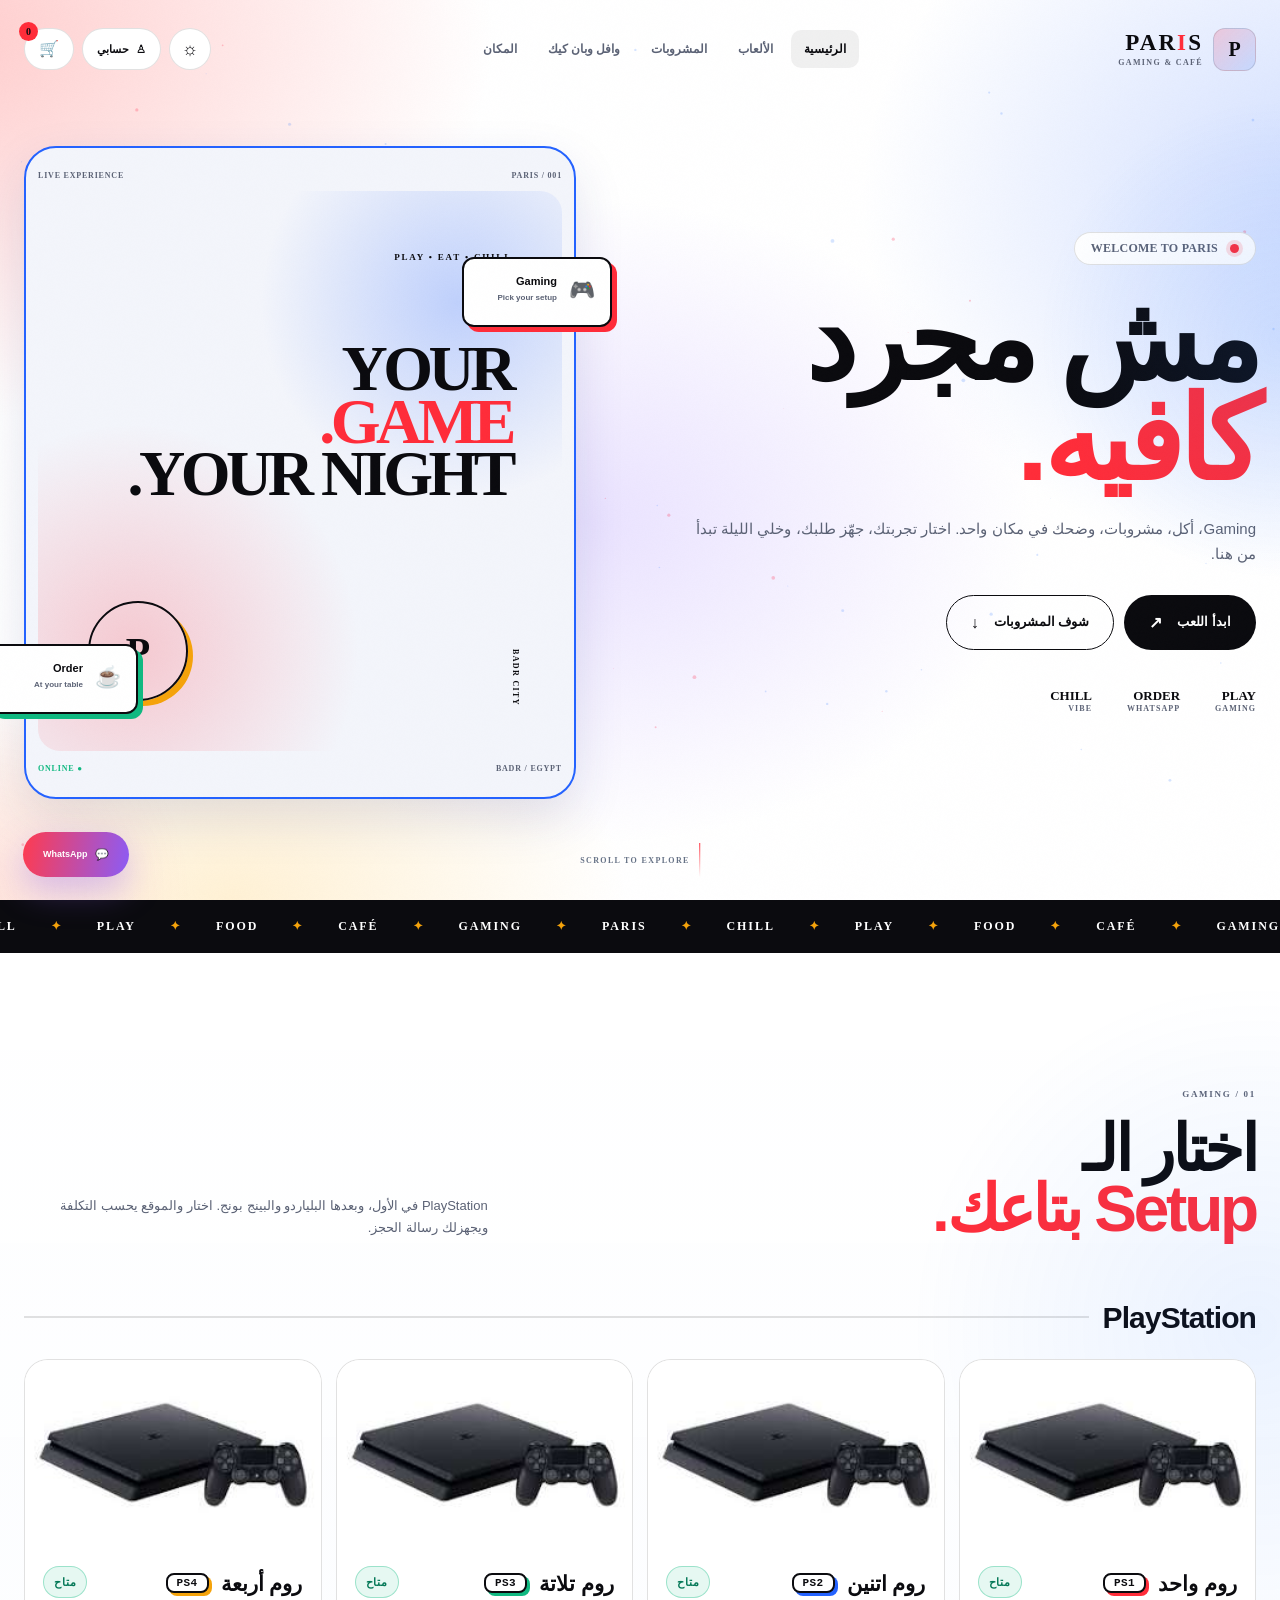
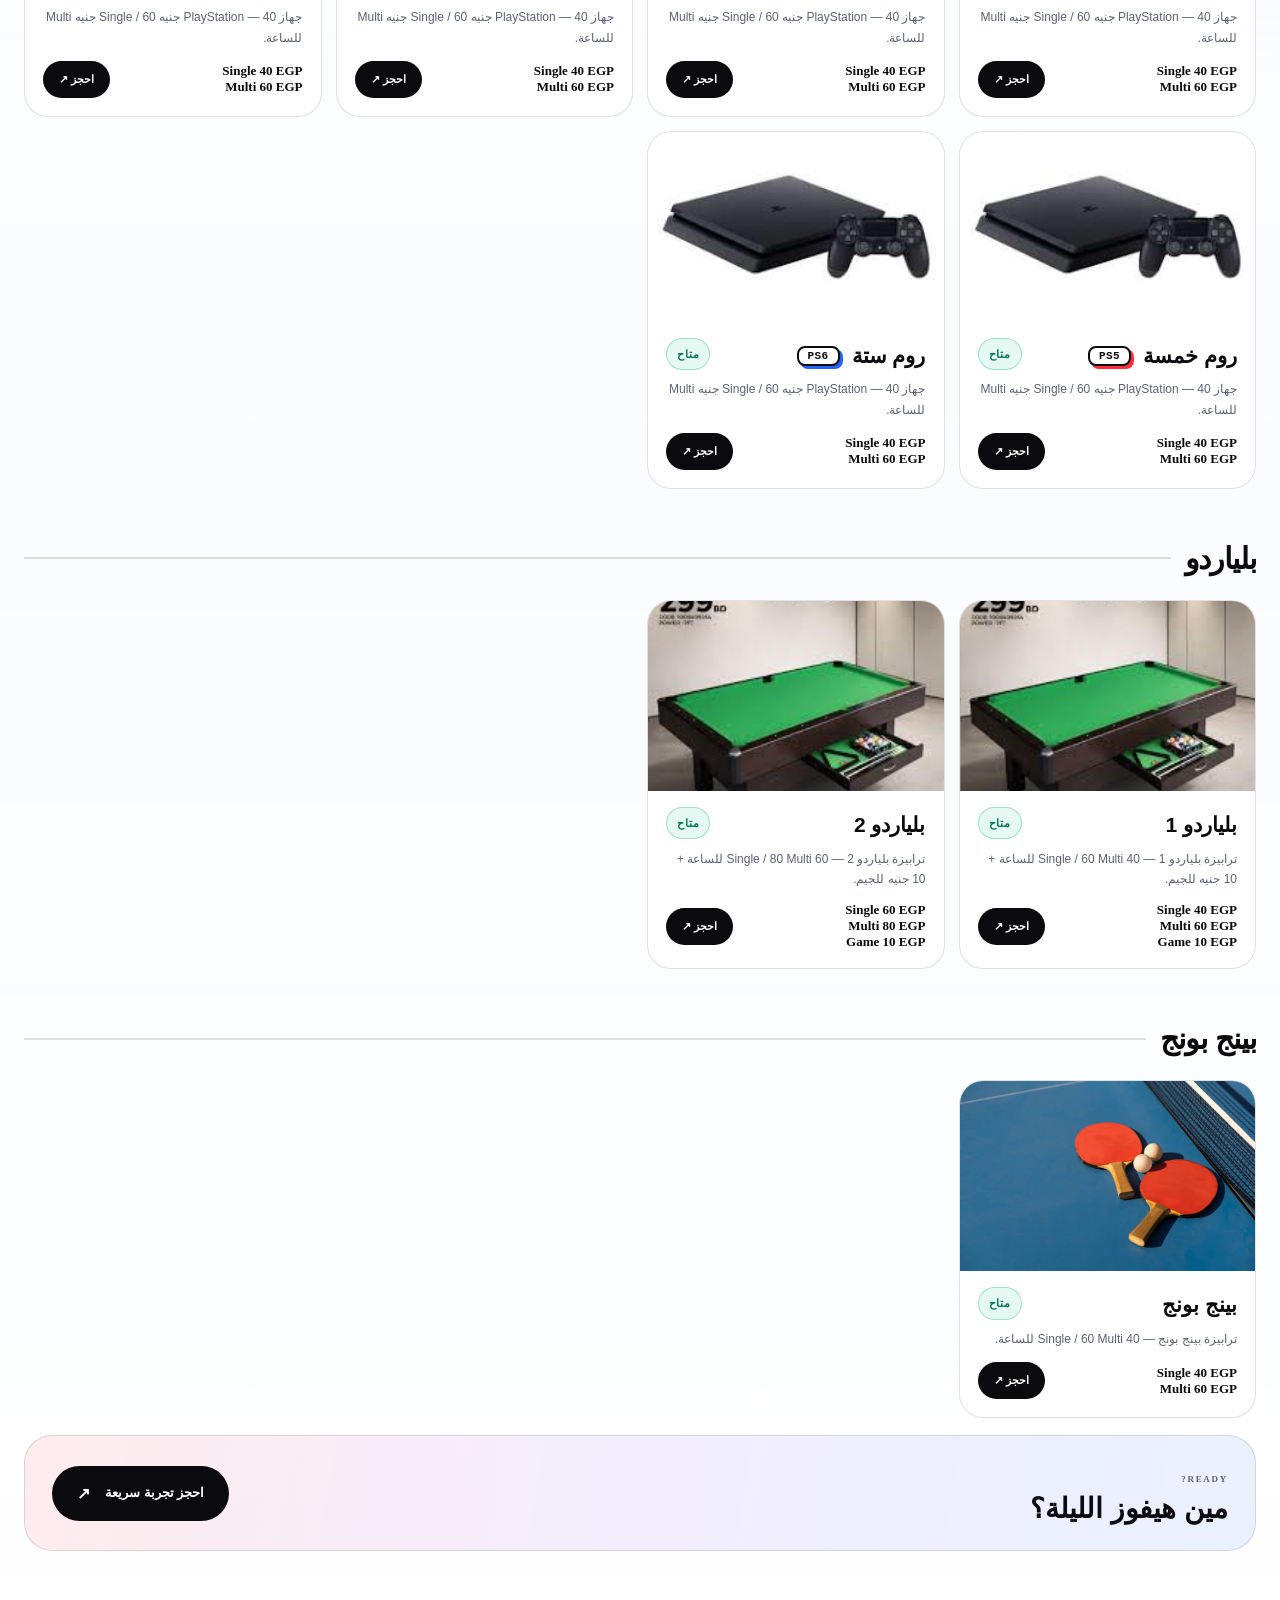
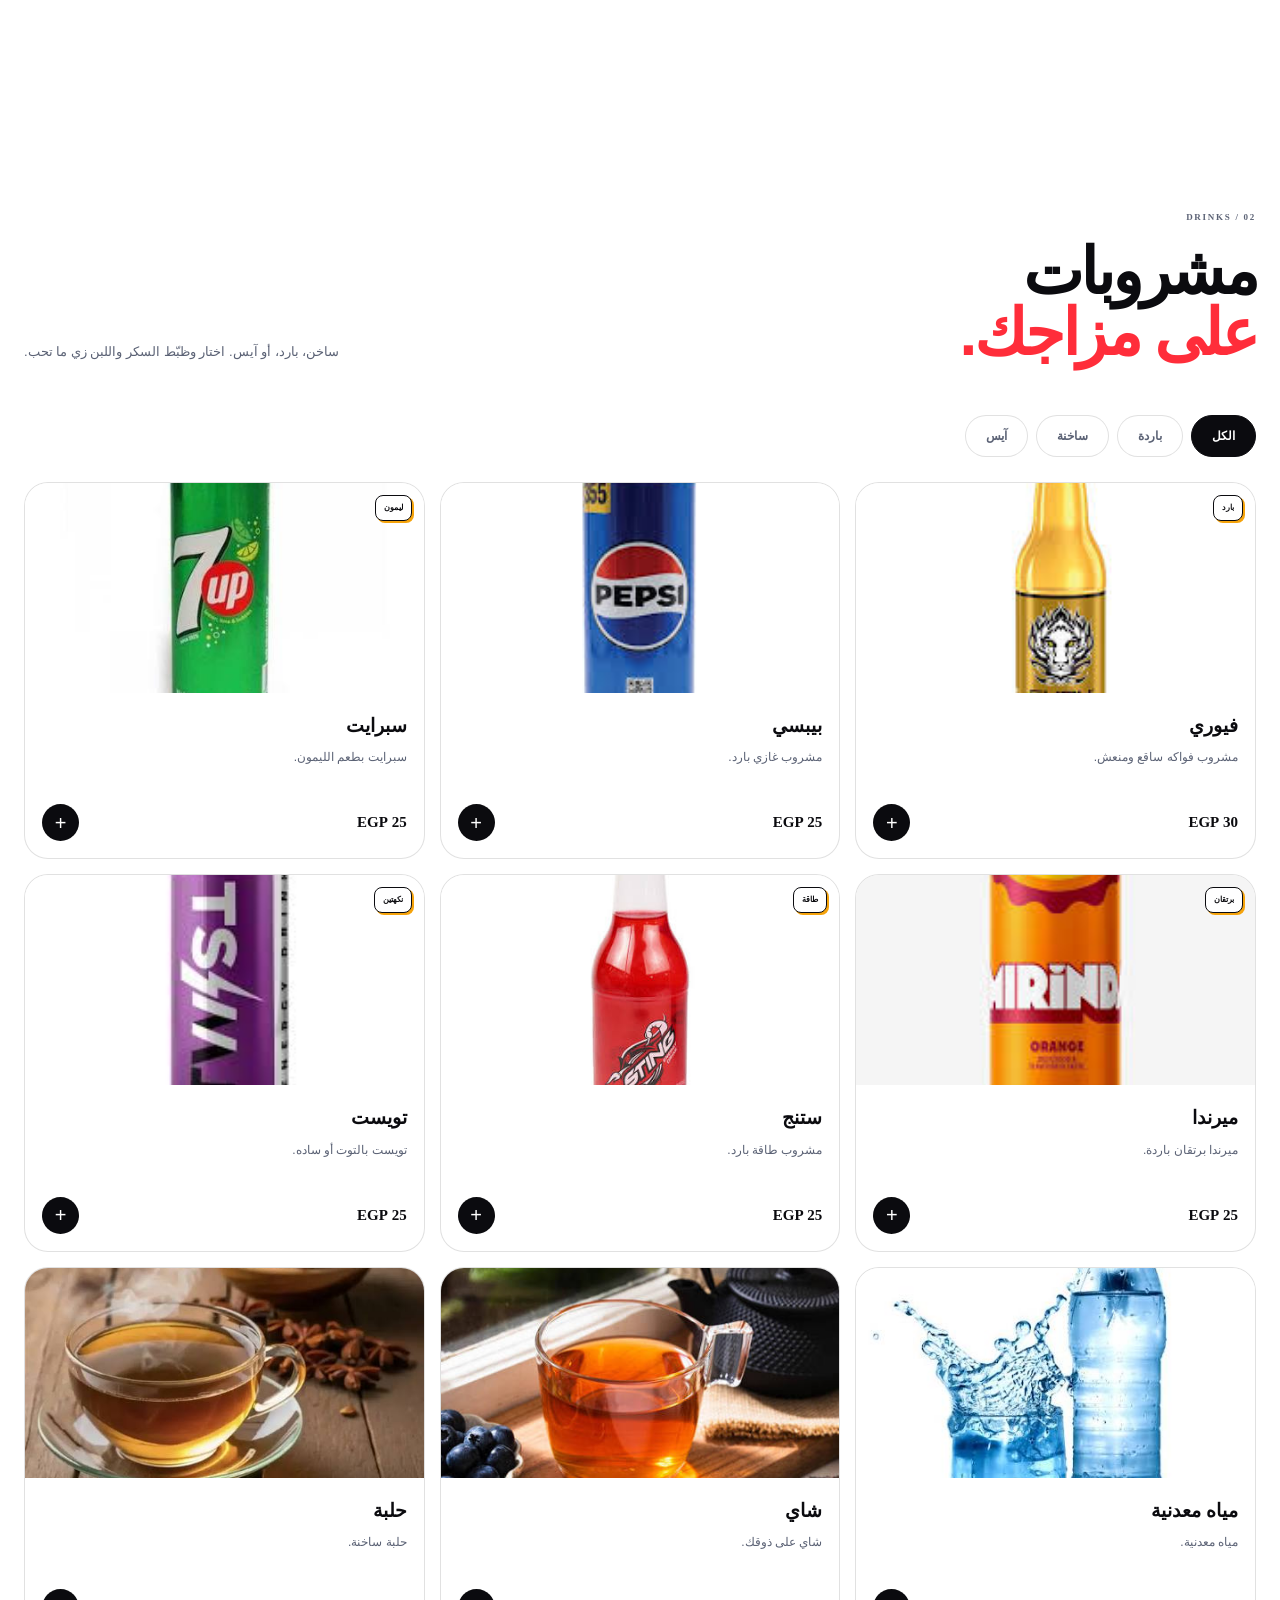
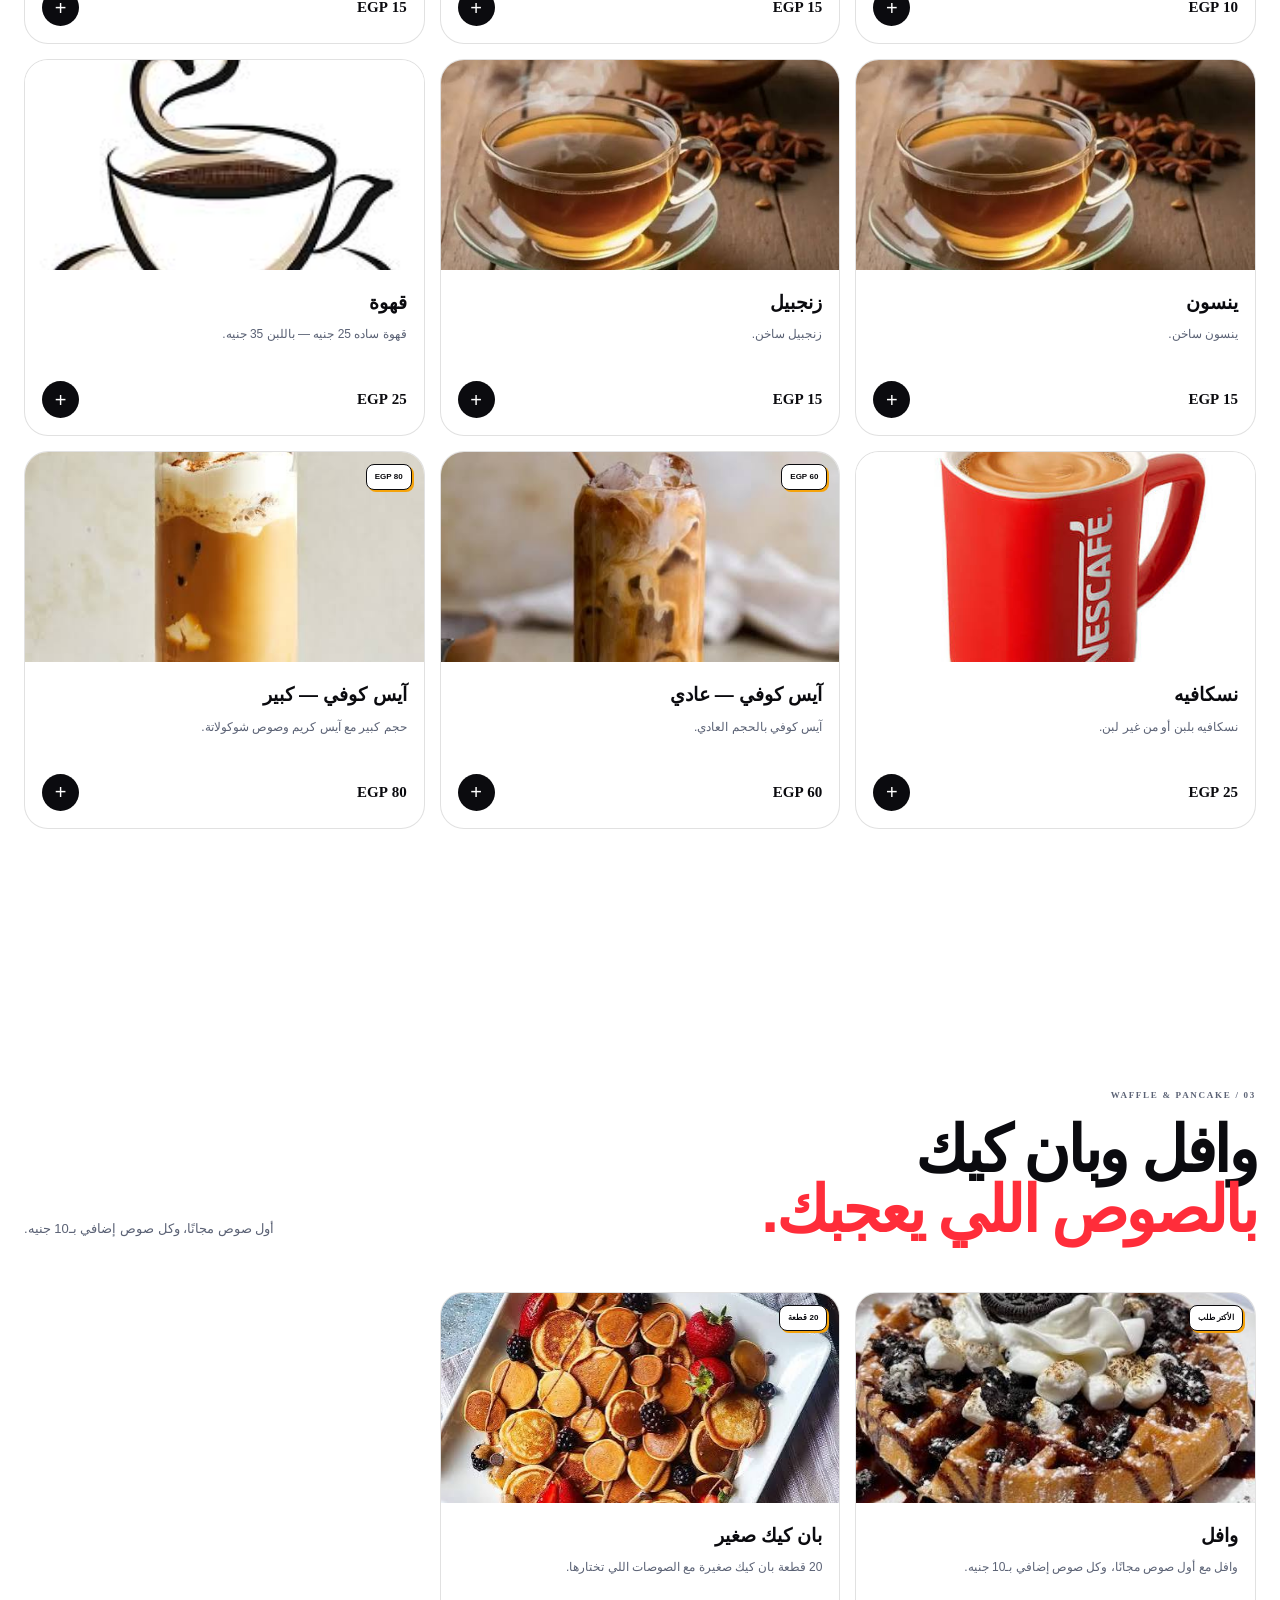
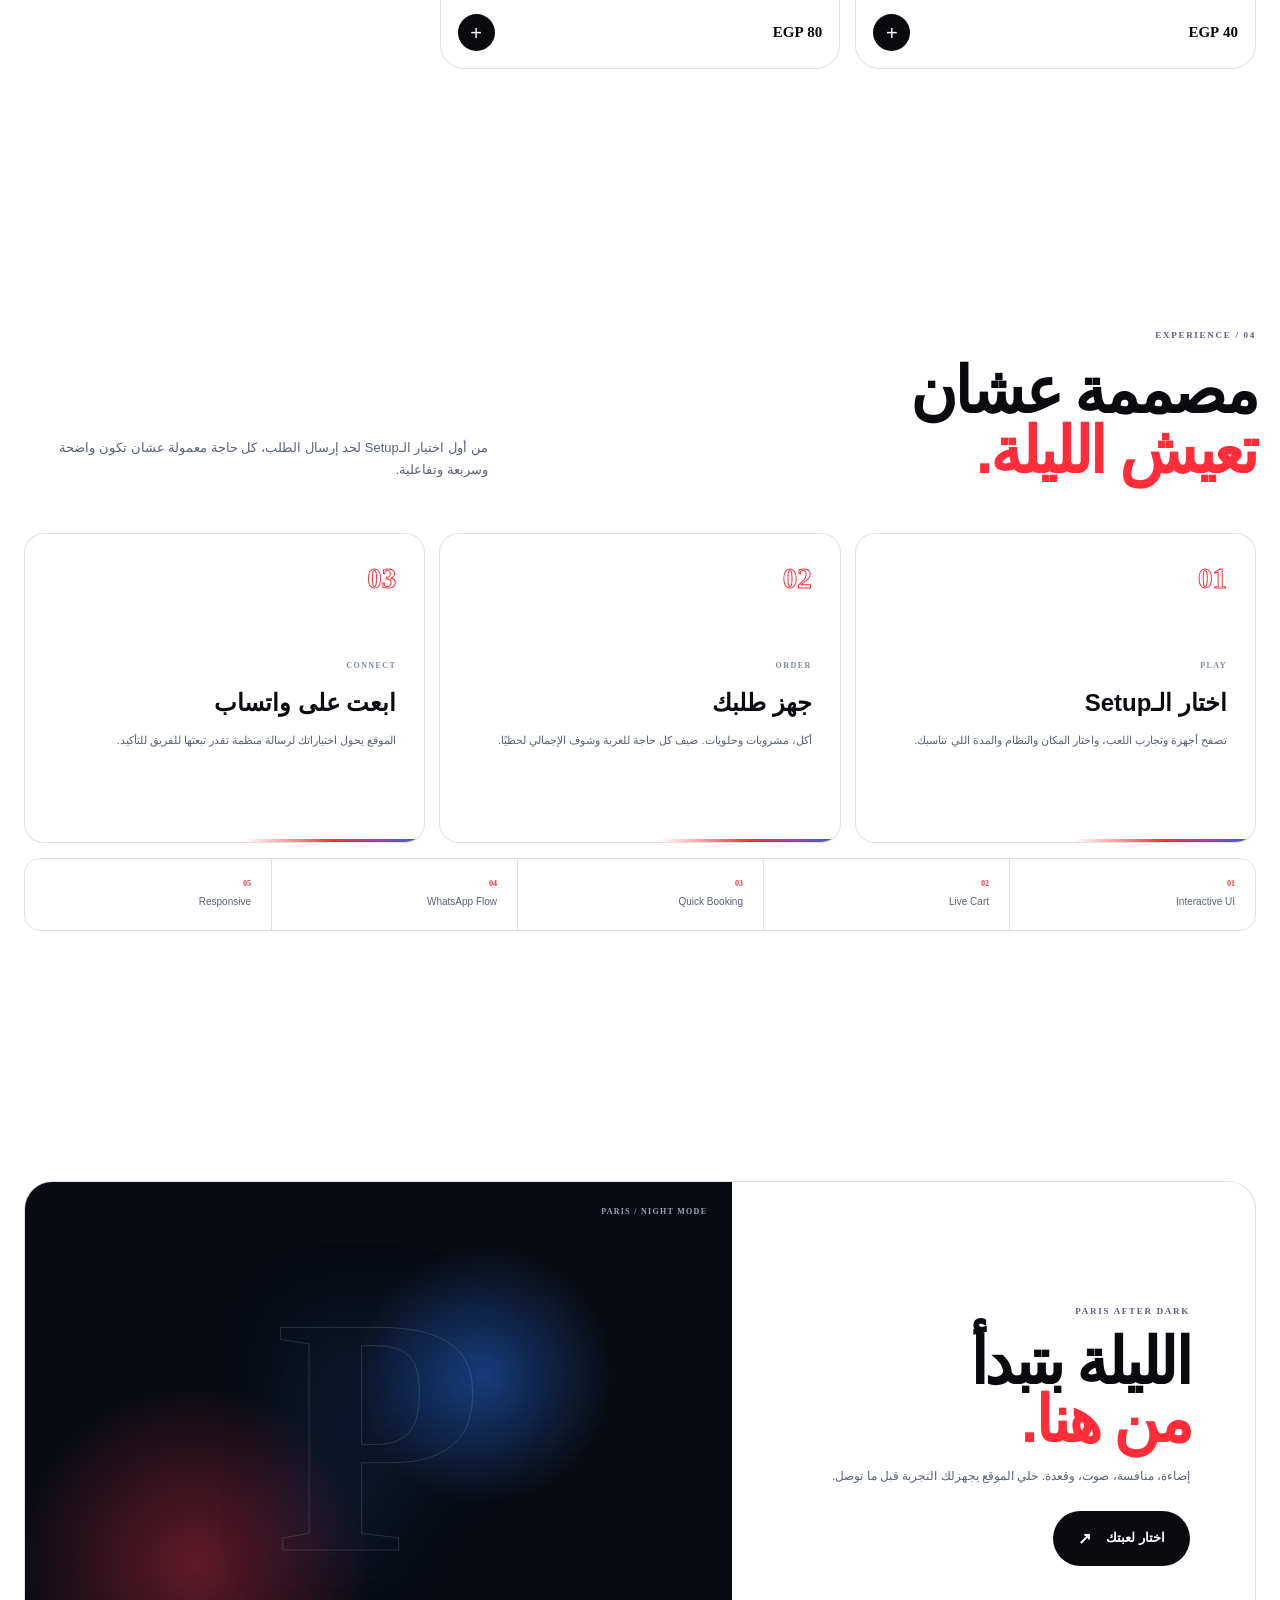
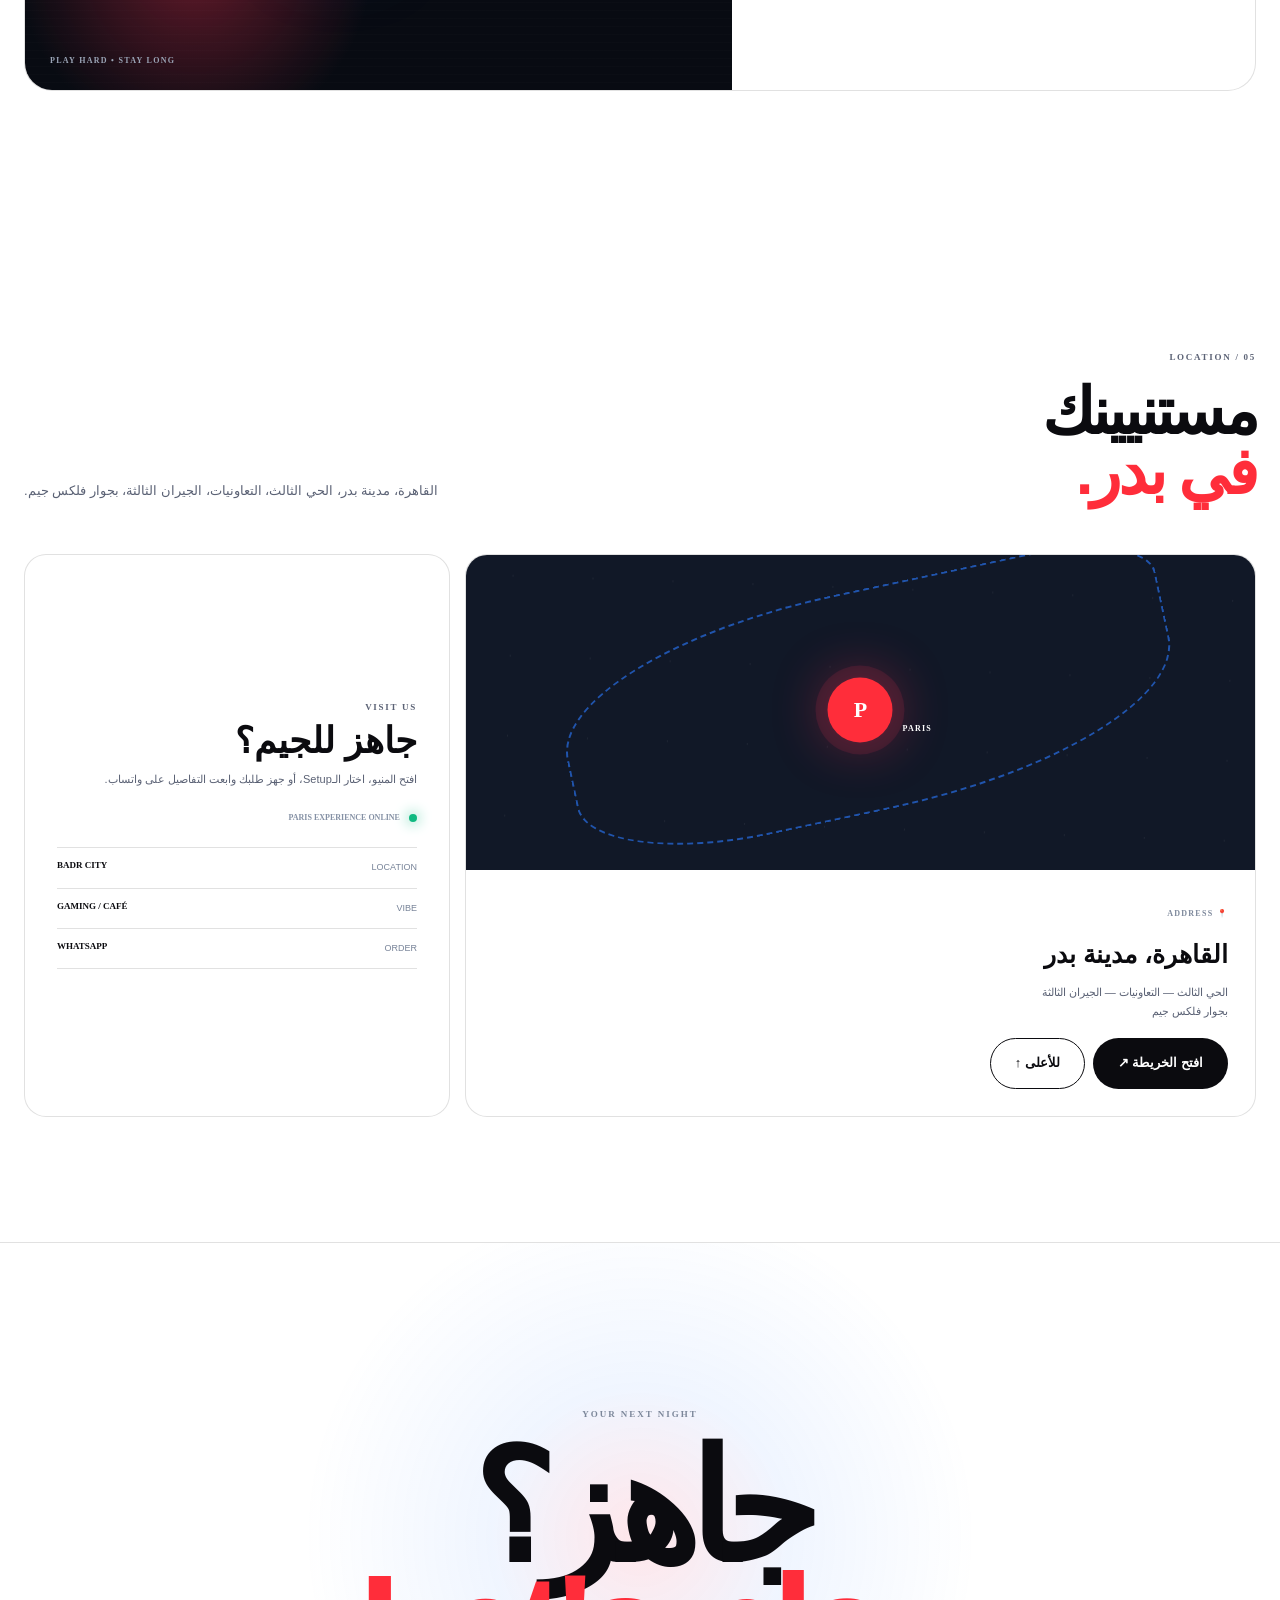
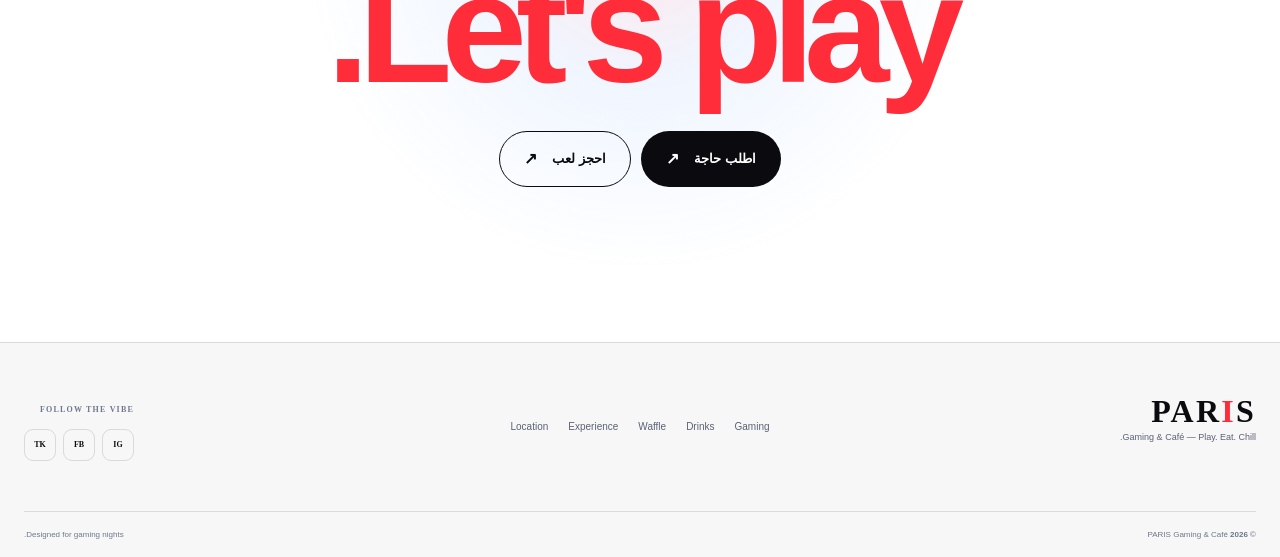
<file: index.html>
<!DOCTYPE html>
<html lang="ar" dir="rtl">
<head>
  <meta charset="UTF-8">
  <meta http-equiv="Content-Security-Policy" content="default-src 'self'; script-src 'self'; style-src 'self' 'unsafe-inline' https://fonts.googleapis.com; img-src 'self' data:; font-src 'self' https: data:; connect-src 'self'; object-src 'none'; base-uri 'self'; form-action 'none'">
  <meta name="viewport" content="width=device-width, initial-scale=1.0, viewport-fit=cover">
  <meta name="theme-color" content="#ffffff">
  <meta name="description" content="PARIS Gaming & Café — Play. Eat. Chill.">
  <title>PARIS — Gaming & Café</title>
  <link rel="preconnect" href="https://fonts.googleapis.com">
  <link rel="preconnect" href="https://fonts.gstatic.com" crossorigin>
  <link href="https://fonts.googleapis.com/css2?family=Cairo:wght@400;500;600;700;800;900&family=DM+Sans:wght@500;700;900&display=swap" rel="stylesheet">
  <link rel="stylesheet" href="style.css">
</head>
<body>

  <div class="loader" id="loader">
    <div class="loader-brand">PAR<span>I</span>S</div>
    <div class="loader-line"><i></i></div>
    <small>LOADING EXPERIENCE</small>
  </div>

  <div class="cursor-glow" id="cursorGlow"></div>
  <canvas id="neonCanvas" aria-hidden="true"></canvas>
  <div class="noise"></div>
  <div class="grid-bg"></div>

  <header class="header" id="header">
    <nav class="nav container">
      <a href="#home" class="brand">
        <span class="brand-mark">P</span>
        <span class="brand-text">PAR<span>I</span>S</span>
        <small>GAMING & CAFÉ</small>
      </a>

      <div class="nav-links" id="navLinks">
        <a href="#home" class="active">الرئيسية</a>
        <a href="#gaming">الألعاب</a>
        <a href="#drinks">المشروبات</a>
        <a href="#desserts">وافل وبان كيك</a>
        <a href="#location">المكان</a>
      </div>

      <div class="nav-actions">
        <button class="icon-button" id="themeToggle" aria-label="تغيير المظهر">☼</button>
        <a class="account-button" id="accountButton" href="auth.html" aria-label="حسابي">♙ <span>حسابي</span></a>
        <button class="cart-button" id="cartButton" aria-label="العربة">🛒 <b id="cartCount">0</b></button>
        <button class="menu-toggle" id="menuToggle" aria-label="فتح القائمة">☰</button>
      </div>
    </nav>
  </header>

  <main>

    <!-- HERO -->
    <section class="hero" id="home">
      <div class="hero-orb orb-blue"></div>
      <div class="hero-orb orb-red"></div>
      <div class="hero-grid-lines"></div>

      <div class="container hero-layout">
        <div class="hero-copy reveal">
          <div class="eyebrow"><i></i> WELCOME TO PARIS <i></i></div>

          <h1>مش مجرد<br><em>كافيه.</em></h1>

          <p class="hero-description">
            Gaming، أكل، مشروبات، وضحك في مكان واحد.
            اختار تجربتك، جهّز طلبك، وخلي الليلة تبدأ من هنا.
          </p>

          <div class="hero-buttons">
            <a class="btn btn-primary magnetic" href="#gaming">ابدأ اللعب <span>↗</span></a>
            <a class="btn btn-ghost magnetic" href="#drinks">شوف المشروبات <span>↓</span></a>
          </div>

          <div class="hero-metrics">
            <div><strong>PLAY</strong><small>GAMING</small></div>
            <div><strong>ORDER</strong><small>WHATSAPP</small></div>
            <div><strong>CHILL</strong><small>VIBE</small></div>
          </div>
        </div>

        <div class="hero-visual reveal delay-1">
          <div class="hero-frame tilt-card">
            <div class="frame-meta"><span>PARIS / 001</span><span>LIVE EXPERIENCE</span></div>

            <div class="hero-poster">
              <div class="poster-light"></div>
              <div class="poster-copy">
                <span>PLAY • EAT • CHILL</span>
                <h2>YOUR<br><b>GAME.</b><br>YOUR NIGHT.</h2>
                <div class="poster-stamp">P</div>
              </div>
              <small class="poster-location">BADR CITY</small>
            </div>

            <div class="frame-meta bottom"><span>BADR / EGYPT</span><span class="live-dot">● ONLINE</span></div>
          </div>

          <div class="float-card float-one"><b>🎮</b><span>Gaming<small>Pick your setup</small></span></div>
          <div class="float-card float-two"><b>☕</b><span>Order<small>At your table</small></span></div>
        </div>
      </div>

      <div class="scroll-cue"><span></span> SCROLL TO EXPLORE</div>
    </section>

    <!-- MARQUEE -->
    <div class="marquee">
      <div class="marquee-track">
        <span>GAMING</span><b>✦</b><span>CAFÉ</span><b>✦</b><span>FOOD</span><b>✦</b>
        <span>PLAY</span><b>✦</b><span>CHILL</span><b>✦</b><span>PARIS</span><b>✦</b>
        <span>GAMING</span><b>✦</b><span>CAFÉ</span><b>✦</b><span>FOOD</span><b>✦</b>
        <span>PLAY</span><b>✦</b><span>CHILL</span><b>✦</b><span>PARIS</span><b>✦</b>
      </div>
    </div>

    <!-- GAMING -->
    <section class="section gaming-section" id="gaming">
      <div class="gaming-glow"></div>
      <div class="container">
        <div class="section-head reveal">
          <div>
            <span class="section-number">01 / GAMING</span>
            <h2>اختار الـ<br><em>Setup بتاعك.</em></h2>
          </div>
          <p>PlayStation في الأول، وبعدها البلياردو والبينج بونج. اختار والموقع يحسب التكلفة ويجهزلك رسالة الحجز.</p>
        </div>

        <div id="gamingGrid"></div>

        <div class="gaming-cta reveal">
          <div><span class="section-number">READY?</span><h3>مين هيفوز الليلة؟</h3></div>
          <button class="btn btn-primary" id="quickBooking">احجز تجربة سريعة <span>↗</span></button>
        </div>
      </div>
    </section>

    <!-- DRINKS -->
    <section class="section" id="drinks">
      <div class="container">
        <div class="section-head reveal"><div><span class="section-number">02 / DRINKS</span><h2>مشروبات<br><em>على مزاجك.</em></h2></div>
        <p>ساخن، بارد، أو آيس. اختار وظبّط السكر واللبن زي ما تحب.</p></div>
        <div class="category-tabs reveal" id="drinkTabs"></div>
        <div class="menu-grid" id="drinksGrid"></div>
      </div>
    </section>

    <!-- DESSERTS -->
    <section class="section" id="desserts">
      <div class="container">
        <div class="section-head reveal"><div><span class="section-number">03 / WAFFLE &amp; PANCAKE</span><h2>وافل وبان كيك<br><em>بالصوص اللي يعجبك.</em></h2></div>
        <p>أول صوص مجانًا، وكل صوص إضافي بـ10 جنيه.</p></div>
        <div class="menu-grid" id="dessertsGrid"></div>
      </div>
    </section>

    <!-- EXPERIENCE -->
    <section class="section" id="experience">
      <div class="container">
        <div class="section-head reveal">
          <div>
            <span class="section-number">04 / EXPERIENCE</span>
            <h2>مصممة عشان<br><em>تعيش الليلة.</em></h2>
          </div>
          <p>من أول اختيار الـSetup لحد إرسال الطلب، كل حاجة معمولة عشان تكون واضحة وسريعة وتفاعلية.</p>
        </div>

        <div class="experience-grid">
          <article class="experience-card reveal">
            <div class="experience-number">01</div>
            <span>PLAY</span>
            <h3>اختار الـSetup</h3>
            <p>تصفح أجهزة وتجارب اللعب، واختار المكان والنظام والمدة اللي تناسبك.</p>
            <i></i>
          </article>
          <article class="experience-card reveal delay-1">
            <div class="experience-number">02</div>
            <span>ORDER</span>
            <h3>جهز طلبك</h3>
            <p>أكل، مشروبات وحلويات. ضيف كل حاجة للعربة وشوف الإجمالي لحظيًا.</p>
            <i></i>
          </article>
          <article class="experience-card reveal delay-2">
            <div class="experience-number">03</div>
            <span>CONNECT</span>
            <h3>ابعت على واتساب</h3>
            <p>الموقع يحول اختياراتك لرسالة منظمة تقدر تبعتها للفريق للتأكيد.</p>
            <i></i>
          </article>
        </div>

        <div class="feature-strip reveal">
          <div><b>01</b><span>Interactive UI</span></div>
          <div><b>02</b><span>Live Cart</span></div>
          <div><b>03</b><span>Quick Booking</span></div>
          <div><b>04</b><span>WhatsApp Flow</span></div>
          <div><b>05</b><span>Responsive</span></div>
        </div>
      </div>
    </section>

    <!-- SHOWCASE -->
    <section class="section showcase-section">
      <div class="container">
        <div class="showcase reveal">
          <div class="showcase-copy">
            <span class="section-number">PARIS AFTER DARK</span>
            <h2>الليلة بتبدأ<br><em>من هنا.</em></h2>
            <p>إضاءة، منافسة، صوت، وقعدة. خلي الموقع يجهزلك التجربة قبل ما توصل.</p>
            <a class="btn btn-primary" href="#gaming">اختار لعبتك <span>↗</span></a>
          </div>
          <div class="showcase-art">
            <div class="scanlines"></div>
            <div class="big-letter">P</div>
            <span class="corner top">PARIS / NIGHT MODE</span>
            <span class="corner bottom">PLAY HARD • STAY LONG</span>
          </div>
        </div>
      </div>
    </section>

    <!-- LOCATION -->
    <section class="section" id="location">
      <div class="container">
        <div class="section-head reveal">
          <div>
            <span class="section-number">05 / LOCATION</span>
            <h2>مستنيينك<br><em>في بدر.</em></h2>
          </div>
          <p>القاهرة، مدينة بدر، الحي الثالث، التعاونيات، الجيران الثالثة، بجوار فلكس جيم.</p>
        </div>

        <div class="location-grid">
          <div class="location-card reveal">
            <div class="fake-map">
              <div class="map-grid"></div>
              <div class="route"></div>
              <div class="map-pin">P</div>
              <span>PARIS</span>
            </div>
            <div class="location-info">
              <small>📍 ADDRESS</small>
              <h3>القاهرة، مدينة بدر</h3>
              <p>الحي الثالث — التعاونيات — الجيران الثالثة<br>بجوار فلكس جيم</p>
              <div class="location-buttons">
                <a class="btn btn-primary" target="_blank" rel="noopener" href="https://www.google.com/maps/search/?api=1&query=PARIS+Gaming+Cafe+Badr+City">افتح الخريطة ↗</a>
                <a class="btn btn-ghost" href="#home">للأعلى ↑</a>
              </div>
            </div>
          </div>

          <div class="visit-card reveal delay-1">
            <span class="section-number">VISIT US</span>
            <h3>جاهز للجيم؟</h3>
            <p>افتح المنيو، اختار الـSetup، أو جهز طلبك وابعت التفاصيل على واتساب.</p>
            <div class="online"><i></i> PARIS EXPERIENCE ONLINE</div>
            <div class="visit-list">
              <div><span>LOCATION</span><b>BADR CITY</b></div>
              <div><span>VIBE</span><b>GAMING / CAFÉ</b></div>
              <div><span>ORDER</span><b>WHATSAPP</b></div>
            </div>
          </div>
        </div>
      </div>
    </section>

    <!-- CTA -->
    <section class="final-cta">
      <div class="cta-light"></div>
      <div class="container reveal">
        <span>YOUR NEXT NIGHT</span>
        <h2>جاهز؟<br><em>Let's play.</em></h2>
        <div class="cta-buttons">
          <a class="btn btn-primary" href="#drinks">اطلب حاجة <span>↗</span></a>
          <a class="btn btn-ghost" href="#gaming">احجز لعب <span>↗</span></a>
        </div>
      </div>
    </section>
  </main>

  <!-- FOOTER -->
  <footer class="footer">
    <div class="container footer-top">
      <div class="footer-brand">
        <div>PAR<span>I</span>S</div>
        <p>Gaming & Café — Play. Eat. Chill.</p>
      </div>
      <div class="footer-links">
        <a href="#gaming">Gaming</a><a href="#drinks">Drinks</a><a href="#desserts">Waffle</a><a href="#experience">Experience</a><a href="#location">Location</a>
      </div>
      <div class="footer-social">
        <small>FOLLOW THE VIBE</small>
        <div><a href="#">IG</a><a href="#">FB</a><a href="#">TK</a></div>
      </div>
    </div>
    <div class="container footer-bottom">
      <span>© <b id="year"></b> PARIS Gaming & Café</span>
      <span>Designed for gaming nights.</span>
    </div>
  </footer>

  <!-- CART -->
  <div class="cart-drawer" id="cartDrawer" aria-hidden="true">
    <div class="overlay" data-close-cart></div>
    <aside class="drawer">
      <div class="drawer-head">
        <div><span class="section-number">YOUR ORDER</span><h2>العربة</h2></div>
        <button class="close-btn" data-close-cart>×</button>
      </div>
      <div class="cart-list" id="cartList"></div>
      <div class="cart-empty" id="cartEmpty">
        <div>🛒</div><h3>العربة فاضية</h3><p>ضيف حاجة من المنيو وهنظهرهالك هنا.</p>
      </div>
      <div class="order-location">
        <label>انت فين دلوقتي؟</label>
        <div class="where-grid" id="whereGrid">
          <button type="button" data-where="ps">🎮 قاعد في روم PlayStation</button>
          <button type="button" data-where="play">🎱 بلياردو / بينج بونج</button>
          <button type="button" data-where="cafe">☕ قاعد في الكافيه</button>
          <button type="button" data-where="out">🚶 من بره وطالب بس</button>
        </div>
        <select id="orderLocation" hidden></select>
        <input id="orderNote" class="where-note" placeholder="اسمك أو أي ملاحظة (اختياري)" hidden>
      </div>
      <div class="drawer-footer">
        <div class="total"><span>الإجمالي</span><strong id="cartTotal">0 EGP</strong></div>
        <button class="btn btn-primary full" id="checkout">إرسال الطلب على واتساب <span>↗</span></button>
        <button class="clear-cart" id="clearCart">مسح العربة</button>
      </div>
    </aside>
  </div>

  <!-- PRODUCT MODAL -->
  <div class="modal" id="productModal" aria-hidden="true">
    <div class="overlay" data-close-modal></div>
    <div class="modal-box product-modal">
      <button class="close-btn modal-close" data-close-modal>×</button>
      <div id="productContent"></div>
    </div>
  </div>

  <!-- BOOKING MODAL -->
  <div class="modal" id="bookingModal" aria-hidden="true">
    <div class="overlay" data-close-booking></div>
    <div class="modal-box booking-modal">
      <button class="close-btn modal-close" data-close-booking>×</button>
      <span class="section-number">QUICK BOOKING</span>
      <h2>احجز الـSetup</h2>
      <p>اختار التجربة والمدة وعدد اللاعبين، والسعر يتحسب قدامك.</p>

      <div class="form-grid">
        <label>نوع التجربة<select id="bookingType"></select></label>
        <label>المدة<select id="bookingDuration"><option value="60">ساعة</option><option value="120">ساعتين</option><option value="180">3 ساعات</option></select></label>
        <label>النظام<select id="bookingMode"><option value="عادي">عادي</option><option value="مالتي">مالتي</option></select></label>
        <label>عدد اللاعبين<input id="bookingPlayers" type="number" min="1" max="10" value="2"></label>
        <label>المكان<select id="bookingLocation"></select></label>
        <label id="gameOptionWrap" hidden>إضافة جيم (+10 جنيه)
          <select id="bookingGame"><option value="0">بدون جيم</option><option value="1">إضافة جيم واحد (+10 جنيه)</option></select>
        </label>
        <label class="full-field">ملاحظات<textarea id="bookingNotes" rows="3" placeholder="مثلاً: عايزين FIFA أو لعبة معينة..."></textarea></label>
      </div>

      <div class="booking-total"><span>التكلفة التقديرية</span><strong id="bookingTotal">0 EGP</strong></div>
      <button class="btn btn-primary full" id="confirmBooking">تأكيد وإرسال على واتساب <span>↗</span></button>
    </div>
  </div>

  <!-- TOAST -->
  <div class="toast" id="toast"><b>✓</b><span id="toastText">تمت الإضافة</span></div>

  <!-- FLOATING ACTIONS -->
  <button class="floating-wa" id="whatsappButton" aria-label="واتساب">💬<span>WhatsApp</span></button>
  <button class="back-top" id="backTop" aria-label="للأعلى">↑</button>

  <script src="gaming.js"></script>
  <script src="drinks.js"></script>
  <script src="desserts.js"></script>
  <script src="script.js"></script>
</body>
</html>
</file>
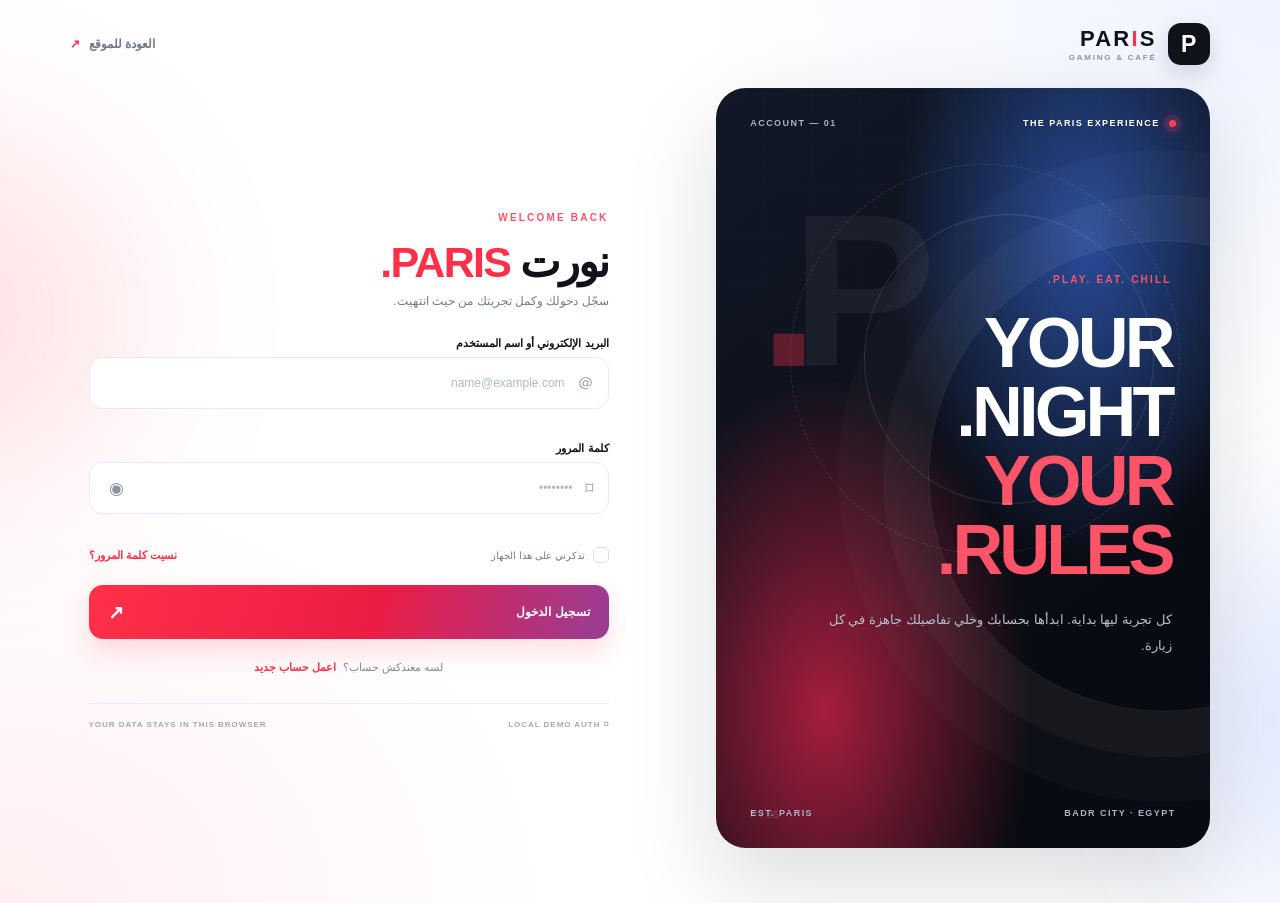
<file: auth.html>
<!DOCTYPE html>
<html lang="ar" dir="rtl">
<head>
  <meta charset="UTF-8">
  <meta http-equiv="Content-Security-Policy" content="default-src 'self'; script-src 'self'; style-src 'self' 'unsafe-inline' https://fonts.googleapis.com; img-src 'self' data: blob:; font-src 'self' https://fonts.gstatic.com data:; connect-src 'self'; object-src 'none'; base-uri 'self'; form-action 'self'">
  <meta name="viewport" content="width=device-width, initial-scale=1.0">
  <meta name="theme-color" content="#ffffff">
  <title>حسابك | PARIS Gaming & Café</title>
  <link rel="preconnect" href="https://fonts.googleapis.com">
  <link rel="preconnect" href="https://fonts.gstatic.com" crossorigin>
  <link href="https://fonts.googleapis.com/css2?family=Cairo:wght@400;500;600;700;800;900&family=DM+Sans:wght@500;700;900&display=swap" rel="stylesheet">
  <link rel="stylesheet" href="auth.css">
  <script src="auth.js" defer></script>
</head>
<body>
  <div class="ambient ambient-red"></div><div class="ambient ambient-blue"></div>
  <header class="topbar">
    <a class="brand" href="index.html"><span class="brand-mark">P</span><span><b>PAR<span>I</span>S</b><small>GAMING & CAFÉ</small></span></a>
    <a class="back-link" href="index.html">العودة للموقع <span>↗</span></a>
  </header>

  <main class="auth-shell">
    <section class="visual-panel">
      <div class="visual-top"><span class="live"><i></i> THE PARIS EXPERIENCE</span><span>01 — ACCOUNT</span></div>
      <div class="visual-center"><div class="orbit orbit-one"></div><div class="orbit orbit-two"></div><div class="monogram">P<span>.</span></div><p class="visual-kicker">PLAY. EAT. CHILL.</p><h1>YOUR NIGHT.<br><em>YOUR RULES.</em></h1><p class="visual-description">كل تجربة ليها بداية. ابدأها بحسابك وخلي تفاصيلك جاهزة في كل زيارة.</p></div>
      <div class="visual-bottom"><span>BADR CITY · EGYPT</span><span>EST. PARIS</span></div>
      <div class="visual-index">P / 26</div>
    </section>

    <section class="form-panel">
      <div class="form-wrap">
        <div class="mobile-brand">PAR<span>I</span>S <small>GAMING & CAFÉ</small></div>

        <section class="auth-view active" id="loginView">
          <div class="form-heading"><span class="eyebrow">WELCOME BACK</span><h2>نورت <em>PARIS.</em></h2><p>سجّل دخولك وكمل تجربتك من حيث انتهيت.</p></div>
          <form id="loginForm" novalidate>
            <label class="field"><span>البريد الإلكتروني أو اسم المستخدم</span><div class="input-wrap"><span class="field-icon">＠</span><input id="loginIdentity" autocomplete="username" placeholder="name@example.com" required></div><small class="field-error" id="loginIdentityError"></small></label>
            <label class="field"><span>كلمة المرور</span><div class="input-wrap"><span class="field-icon">⌑</span><input id="loginPassword" type="password" autocomplete="current-password" placeholder="••••••••" required><button class="reveal-pass" type="button" data-toggle="loginPassword" aria-label="إظهار كلمة المرور">◉</button></div><small class="field-error" id="loginPasswordError"></small></label>
            <div class="form-options"><label class="check"><input type="checkbox" id="rememberMe"><span></span>تذكرني على هذا الجهاز</label><button type="button" class="text-button" data-view="forgotView">نسيت كلمة المرور؟</button></div>
            <button class="primary-button" type="submit"><span>تسجيل الدخول</span><b>↗</b></button>
          </form>
          <p class="switch-copy">لسه معندكش حساب؟ <button class="text-button" data-view="registerView">اعمل حساب جديد</button></p>
        </section>

        <section class="auth-view" id="registerView">
          <div class="form-heading"><span class="eyebrow">JOIN THE EXPERIENCE</span><h2>حسابك، <em>بدايتك.</em></h2><p>أنشئ حسابك في خطوات بسيطة.</p></div>
          <form id="registerForm" novalidate>
            <div class="avatar-upload"><div class="avatar-preview" id="avatarPreview">P</div><div><b>صورتك الشخصية <small>اختياري · JPG / PNG / WEBP</small></b><label class="upload-button" for="profilePhoto">＋ ارفع صورة</label><input id="profilePhoto" type="file" accept="image/png,image/jpeg,image/webp" hidden><button class="remove-photo" id="removePhoto" type="button" hidden>إزالة الصورة</button></div></div>
            <label class="field"><span>الاسم بالكامل</span><div class="input-wrap"><span class="field-icon">✳</span><input id="fullName" autocomplete="name" placeholder="اسمك بالكامل" maxlength="70" required></div><small class="field-error" id="fullNameError"></small></label>
            <div class="two-fields">
              <label class="field"><span>اسم المستخدم</span><div class="input-wrap"><span class="field-icon">＠</span><input id="username" autocomplete="username" placeholder="username" minlength="3" maxlength="24" required></div><small class="field-error" id="usernameError"></small></label>
              <label class="field"><span>البريد الإلكتروني</span><div class="input-wrap"><span class="field-icon">✉</span><input id="registerEmail" type="email" autocomplete="email" placeholder="email@example.com" required></div><small class="field-error" id="registerEmailError"></small></label>
            </div>
            <div class="two-fields">
              <label class="field"><span>كلمة المرور</span><div class="input-wrap"><span class="field-icon">⌑</span><input id="registerPassword" type="password" autocomplete="new-password" placeholder="8 أحرف على الأقل" required><button class="reveal-pass" type="button" data-toggle="registerPassword">◉</button></div><small class="field-error" id="registerPasswordError"></small></label>
              <label class="field"><span>تأكيد كلمة المرور</span><div class="input-wrap"><span class="field-icon">⌑</span><input id="confirmPassword" type="password" autocomplete="new-password" placeholder="اكتبها مرة تانية" required></div><small class="field-error" id="confirmPasswordError"></small></label>
            </div>
            <div class="strength"><div class="strength-track"><i id="strengthBar"></i></div><small id="strengthText">قوة كلمة المرور</small></div>
            <label class="check terms"><input type="checkbox" id="acceptTerms"><span></span>أوافق على <button type="button" class="text-button" id="termsInfo">شروط الاستخدام</button> وأفهم أن الحساب محفوظ على هذا المتصفح فقط.</label>
            <small class="field-error" id="termsError"></small>
            <button class="primary-button" type="submit"><span>إنشاء الحساب</span><b>↗</b></button>
          </form>
          <p class="switch-copy">عندك حساب بالفعل؟ <button class="text-button" data-view="loginView">سجّل دخولك</button></p>
        </section>

        <section class="auth-view" id="forgotView">
          <div class="form-heading"><span class="eyebrow">ACCOUNT RECOVERY</span><h2>نرجعك <em>تاني.</em></h2><p>اكتب البريد المسجل، وبعد التحقق تقدر تعيّن كلمة مرور جديدة على نفس الجهاز.</p></div>
          <form id="forgotForm" novalidate>
            <label class="field"><span>البريد الإلكتروني</span><div class="input-wrap"><span class="field-icon">✉</span><input id="forgotEmail" type="email" autocomplete="email" placeholder="email@example.com" required></div><small class="field-error" id="forgotEmailError"></small></label>
            <label class="field"><span>كلمة المرور الجديدة</span><div class="input-wrap"><span class="field-icon">⌑</span><input id="newPassword" type="password" autocomplete="new-password" placeholder="8 أحرف على الأقل" required></div><small class="field-error" id="newPasswordError"></small></label>
            <button class="primary-button" type="submit"><span>تحديث كلمة المرور</span><b>↗</b></button>
          </form>
          <p class="local-warning">استعادة محلية فقط: لا يتم إرسال بريد إلكتروني أو كود تحقق.</p>
          <p class="switch-copy"><button class="text-button" data-view="loginView">العودة لتسجيل الدخول</button></p>
        </section>

        <section class="auth-view" id="profileView">
          <div class="form-heading"><span class="eyebrow">YOUR PARIS ID</span><h2>أهلاً <em id="profileGreeting">بيك.</em></h2><p>حسابك محفوظ على المتصفح ده.</p></div>
          <div class="profile-card"><div class="profile-avatar" id="profileAvatar">P</div><div><h3 id="profileName">—</h3><p id="profileEmail">—</p><small id="profileUsername">—</small></div></div>
          <div class="profile-meta"><div><span>تاريخ إنشاء الحساب</span><b id="profileCreated">—</b></div><div><span>نوع التخزين</span><b>Local browser storage</b></div></div>
          <div class="data-actions"><button class="secondary-button" id="exportUsers">↓ تصدير users.json</button><label class="secondary-button import-button" for="importUsers">↑ استيراد JSON</label><input type="file" id="importUsers" accept="application/json,.json" hidden></div>
          <p class="privacy-note">ملف التصدير يحتوي على بيانات الحساب وبصمات كلمات المرور المشفرة. احتفظ به في مكان خاص ولا تشاركه.</p>
          <button class="logout-button" id="logoutButton">تسجيل الخروج <span>↗</span></button>
          <a class="return-site" href="index.html">العودة إلى PARIS</a>
        </section>

        <div class="security-foot"><span>⌑ LOCAL DEMO AUTH</span><span>YOUR DATA STAYS IN THIS BROWSER</span></div>
      </div>
    </section>
  </main>
  <div class="toast" id="authToast" role="status" aria-live="polite"></div>
</body>
</html>
</file>
<file: style.css>
/* =========================================================
   PARIS — VERY WOW V2
   ========================================================= */
:root{
  --bg:#07090f;--bg2:#0c1018;--surface:#111621;--surface2:#171d2a;
  --text:#f7f9fc;--muted:#9aa5b8;--line:rgba(255,255,255,.10);
  --red:#ff3151;--red2:#ff1744;--blue:#2a79ff;--cyan:#39d9ff;
  --green:#34e58b;--shadow:0 28px 90px rgba(0,0,0,.45);
  --max:1240px;--ease:cubic-bezier(.2,.8,.2,1)
}
body.dark-old{
  --bg:#f3f6fb;--bg2:#e9edf5;--surface:#fff;--surface2:#eef2f8;
  --text:#111724;--muted:#687388;--line:rgba(12,20,35,.11);
  --shadow:0 22px 65px rgba(22,35,60,.14)
}
*{box-sizing:border-box;margin:0;padding:0}
html{scroll-behavior:smooth}
body{font-family:Cairo,Arial,sans-serif;background:var(--bg);color:var(--text);line-height:1.7;overflow-x:hidden;transition:background .35s,color .35s}
body.locked{overflow:hidden}
button,input,select,textarea{font:inherit}
button{cursor:pointer}
a{text-decoration:none;color:inherit}
.container{width:min(var(--max),calc(100% - 48px));margin:auto}
#neonCanvas{position:fixed;inset:0;width:100%;height:100%;z-index:-4;pointer-events:none;opacity:.75}
.noise{position:fixed;inset:0;z-index:70;pointer-events:none;opacity:.035;background-image:url("data:image/svg+xml,%3Csvg xmlns='http://www.w3.org/2000/svg' width='180' height='180'%3E%3Cfilter id='n'%3E%3CfeTurbulence baseFrequency='.9' numOctaves='4' stitchTiles='stitch'/%3E%3C/filter%3E%3Crect width='100%25' height='100%25' filter='url(%23n)' opacity='.7'/%3E%3C/svg%3E")}
.grid-bg{position:fixed;inset:0;z-index:-5;opacity:.12;background-image:linear-gradient(var(--line) 1px,transparent 1px),linear-gradient(90deg,var(--line) 1px,transparent 1px);background-size:70px 70px;mask-image:linear-gradient(black,transparent 88%)}
.cursor-glow{position:fixed;width:260px;height:260px;border-radius:50%;z-index:60;pointer-events:none;transform:translate(-50%,-50%);background:radial-gradient(circle,rgba(42,121,255,.14),transparent 68%);mix-blend-mode:screen}
.loader{position:fixed;inset:0;z-index:999;background:#07090f;display:grid;place-items:center;align-content:center;gap:17px;transition:.6s}
.loader.hide{opacity:0;visibility:hidden}
.loader-brand{font:900 53px 'DM Sans',Cairo;letter-spacing:.15em}.loader-brand span,.brand-text span,.footer-brand span{color:var(--red)}
.loader-line{width:190px;height:3px;background:#202632;overflow:hidden}.loader-line i{display:block;width:50%;height:100%;background:linear-gradient(90deg,var(--red),var(--blue));animation:load 1s infinite}
.loader small{font:700 9px 'DM Sans',Cairo;color:#6f7a8d;letter-spacing:.2em}
@keyframes load{from{transform:translateX(-200px)}to{transform:translateX(200px)}}

.header{position:fixed;top:0;left:0;width:100%;z-index:100;padding:15px 0;transition:.35s}
.header.scrolled{padding:8px 0;background:rgba(7,9,15,.72);backdrop-filter:blur(18px);border-bottom:1px solid var(--line)}
.nav{height:68px;display:flex;align-items:center;justify-content:space-between;gap:25px}
.brand{display:grid;grid-template-columns:43px auto;grid-template-rows:26px 14px;column-gap:10px;align-items:center}
.brand-mark{grid-row:1/3;width:43px;height:43px;display:grid;place-items:center;border:1px solid var(--line);border-radius:12px;background:linear-gradient(135deg,rgba(255,49,81,.20),rgba(42,121,255,.15));font:900 20px 'DM Sans',Cairo}
.brand-text{font:900 23px 'DM Sans',Cairo;letter-spacing:.09em;line-height:1}.brand small{font:700 8px 'DM Sans',Cairo;letter-spacing:.17em;color:var(--muted)}
.nav-links{display:flex;align-items:center;gap:5px}.nav-links a{font-size:12px;font-weight:800;color:var(--muted);padding:9px 13px;border-radius:10px;transition:.25s}.nav-links a:hover,.nav-links a.active{color:var(--text);background:rgba(255,255,255,.06)}
.nav-actions{display:flex;gap:8px}.icon-button,.cart-button,.menu-toggle{height:42px;border:1px solid var(--line);border-radius:12px;background:rgba(255,255,255,.035);color:var(--text)}
.icon-button{width:42px;font-size:18px}.cart-button{padding:0 14px;position:relative}.cart-button b{position:absolute;top:-7px;left:-6px;width:19px;height:19px;border-radius:50%;background:var(--red);display:grid;place-items:center;font:800 10px Cairo}.menu-toggle{display:none;width:42px}

.hero{min-height:100vh;position:relative;display:grid;align-items:center;padding:125px 0 80px;overflow:hidden}
.hero-layout{display:grid;grid-template-columns:1.05fr .95fr;gap:70px;align-items:center}
.eyebrow{display:flex;align-items:center;gap:12px;font:800 9px 'DM Sans',Cairo;color:#aab5c7;letter-spacing:.2em}.eyebrow i{width:28px;height:1px;background:linear-gradient(90deg,var(--red),var(--blue))}
.hero h1{font-size:clamp(74px,9vw,145px);line-height:.87;letter-spacing:-.065em;margin:25px 0}.hero h1 em{font-style:normal;color:transparent;-webkit-text-stroke:1px rgba(255,255,255,.48);text-shadow:0 0 50px rgba(42,121,255,.16)}
.hero-description{max-width:560px;color:var(--muted);font-size:15px}
.hero-buttons{display:flex;gap:10px;margin:28px 0 38px}.btn{display:inline-flex;align-items:center;justify-content:center;gap:15px;border:1px solid var(--line);border-radius:13px;padding:12px 19px;font-size:12px;font-weight:900;transition:.28s var(--ease);position:relative;overflow:hidden}.btn:hover{transform:translateY(-4px)}.btn-primary{color:#fff;border-color:transparent;background:linear-gradient(110deg,var(--red),#ff5262 48%,var(--blue));box-shadow:0 13px 35px rgba(255,49,81,.16)}.btn-ghost{background:rgba(255,255,255,.035)}.btn span{font-family:Arial;font-size:16px}.full{width:100%}
.hero-metrics{display:flex;gap:35px}.hero-metrics div{display:grid}.hero-metrics strong{font:800 13px 'DM Sans',Cairo}.hero-metrics small{font:700 8px 'DM Sans',Cairo;letter-spacing:.13em;color:#707b8e}
.hero-visual{position:relative}.hero-frame{padding:12px;border:1px solid var(--line);background:rgba(255,255,255,.025);box-shadow:var(--shadow);transform:rotate(2deg);transition:.7s var(--ease)}.hero-frame:hover{transform:rotate(0) scale(1.01)}
.frame-meta{height:31px;display:flex;justify-content:space-between;align-items:center;color:#707c90;font:700 8px 'DM Sans',Cairo;letter-spacing:.1em}.frame-meta.bottom{height:34px}.live-dot{color:var(--green)}
.hero-poster{height:560px;position:relative;overflow:hidden;background:radial-gradient(circle at 78% 22%,rgba(42,121,255,.70),transparent 24%),radial-gradient(circle at 20% 80%,rgba(255,49,81,.66),transparent 31%),linear-gradient(135deg,#121a2a,#06080e)}
.hero-poster:after{content:"";position:absolute;inset:0;background:repeating-linear-gradient(120deg,transparent 0 40px,rgba(255,255,255,.025) 41px 42px)}
.poster-light{position:absolute;width:300px;height:300px;border-radius:50%;right:-100px;top:40px;background:rgba(255,255,255,.08);filter:blur(45px)}
.poster-copy{position:absolute;inset:0;padding:50px;z-index:1}.poster-copy>span{font:800 9px 'DM Sans',Cairo;letter-spacing:.2em}.poster-copy h2{font:900 clamp(50px,5vw,78px) 'DM Sans',Cairo;line-height:.82;letter-spacing:-.07em;margin-top:75px}.poster-copy h2 b{color:var(--red)}.poster-stamp{position:absolute;left:50px;bottom:50px;width:100px;height:100px;border:1px solid rgba(255,255,255,.34);border-radius:50%;display:grid;place-items:center;font:900 40px 'DM Sans',Cairo;box-shadow:0 0 60px rgba(42,121,255,.3)}.poster-location{position:absolute;right:42px;bottom:45px;z-index:2;font:800 8px 'DM Sans',Cairo;letter-spacing:.17em;writing-mode:vertical-rl}
.float-card{position:absolute;z-index:3;min-width:150px;padding:13px 15px;display:grid;grid-template-columns:30px 1fr;gap:8px;background:rgba(11,15,24,.87);backdrop-filter:blur(15px);border:1px solid var(--line);border-radius:15px;box-shadow:var(--shadow);animation:float 5s ease-in-out infinite}.float-card b{grid-row:1/3;font-size:21px}.float-card span{font-size:11px;font-weight:900}.float-card small{display:block;color:var(--muted);font-size:8px}.float-one{right:-36px;top:17%}.float-two{left:-36px;bottom:13%;animation-delay:-2.3s}@keyframes float{50%{transform:translateY(-11px)}}
.hero-orb{position:absolute;border-radius:50%;pointer-events:none}.orb-blue{width:500px;height:500px;right:-250px;top:10%;background:radial-gradient(circle,rgba(42,121,255,.12),transparent 68%)}.orb-red{width:450px;height:450px;left:-250px;bottom:-220px;background:radial-gradient(circle,rgba(255,49,81,.11),transparent 68%)}
.hero-grid-lines{position:absolute;inset:0;pointer-events:none;opacity:.08;background-image:linear-gradient(90deg,transparent 49.8%,#fff 50%,transparent 50.2%),linear-gradient(#fff 1px,transparent 1px);background-size:120px 120px;mask-image:linear-gradient(90deg,transparent,black,transparent)}
.scroll-cue{position:absolute;bottom:23px;left:50%;transform:translateX(-50%);font:700 8px 'DM Sans',Cairo;letter-spacing:.17em;color:#667286;display:flex;align-items:center;gap:9px}.scroll-cue span{width:1px;height:34px;background:linear-gradient(var(--red),transparent)}

.marquee{overflow:hidden;border-block:1px solid var(--line);background:rgba(255,255,255,.017)}.marquee-track{width:max-content;display:flex;gap:34px;align-items:center;padding:19px 0;font:800 12px 'DM Sans',Cairo;letter-spacing:.16em;animation:marquee 28s linear infinite}.marquee-track b{color:var(--red)}@keyframes marquee{to{transform:translateX(50%)}}

.section{padding:125px 0}.section-head{display:grid;grid-template-columns:1fr .65fr;gap:55px;align-items:end;margin-bottom:52px}.section-number{font:800 9px 'DM Sans',Cairo;letter-spacing:.19em;color:#778398}.section-head h2{font-size:clamp(44px,5vw,76px);line-height:.94;letter-spacing:-.05em;margin-top:14px}.section-head h2 em{font-style:normal;color:var(--red)}.section-head>p{font-size:13px;color:var(--muted);max-width:480px;justify-self:end}
.category-tabs{display:flex;gap:8px;flex-wrap:wrap;margin-bottom:25px}.category-tabs button{border:1px solid var(--line);background:var(--surface);color:var(--muted);padding:9px 16px;border-radius:999px;font-size:10px;font-weight:900;transition:.25s}.category-tabs button.active,.category-tabs button:hover{background:var(--text);color:var(--bg);border-color:var(--text)}
.menu-grid{display:grid;grid-template-columns:repeat(3,1fr);gap:15px}.menu-card{position:relative;overflow:hidden;border:1px solid var(--line);border-radius:21px;background:var(--surface);transition:.35s var(--ease)}.menu-card:hover{transform:translateY(-8px);border-color:rgba(42,121,255,.38);box-shadow:var(--shadow)}.food-image{height:215px;position:relative;overflow:hidden;background:linear-gradient(135deg,#171d2a,#090c12)}.food-image:before{content:"";position:absolute;inset:0;background:radial-gradient(circle at 78% 20%,rgba(42,121,255,.28),transparent 35%),radial-gradient(circle at 20% 80%,rgba(255,49,81,.22),transparent 35%);z-index:1}.food-image img{width:100%;height:100%;object-fit:cover;opacity:.84;transition:.6s}.menu-card:hover .food-image img{transform:scale(1.07)}.badge{position:absolute;right:12px;top:12px;z-index:2;padding:5px 8px;border-radius:8px;background:rgba(7,9,15,.75);backdrop-filter:blur(10px);border:1px solid var(--line);font-size:8px;font-weight:900}.food-body{padding:17px}.food-body h3{font-size:17px}.food-body p{font-size:10px;color:var(--muted);min-height:43px;margin:5px 0 14px}.food-meta{display:flex;justify-content:space-between;align-items:center}.food-price{font:800 14px 'DM Sans',Cairo}.add-button{width:37px;height:37px;border:1px solid var(--line);border-radius:10px;background:var(--text);color:var(--bg);font-size:20px;transition:.25s}.add-button:hover{background:var(--red);color:#fff;transform:rotate(90deg)}
.menu-footer{margin-top:16px;padding:17px 20px;border:1px solid var(--line);border-radius:16px;background:rgba(255,255,255,.025);display:flex;justify-content:space-between;align-items:center}.menu-footer>div{display:flex;align-items:center;gap:13px}.menu-footer b{color:var(--red);font-size:20px}.menu-footer span{display:grid}.menu-footer small{color:var(--muted);font-size:9px}.text-link{font-size:10px;font-weight:900}

.gaming-section{position:relative;overflow:hidden;background:linear-gradient(180deg,transparent,rgba(42,121,255,.025),transparent)}.gaming-glow{position:absolute;width:750px;height:750px;right:-350px;top:0;border-radius:50%;background:radial-gradient(circle,rgba(42,121,255,.09),transparent 65%)}.gaming-grid{display:grid;grid-template-columns:repeat(4,1fr);gap:14px}.gaming-card{min-height:380px;position:relative;overflow:hidden;display:flex;align-items:flex-end;padding:15px;border:1px solid var(--line);border-radius:22px;background:var(--surface);transition:.4s var(--ease)}.gaming-card:hover{transform:translateY(-8px);border-color:rgba(255,49,81,.4)}.gaming-art{position:absolute;inset:0;background-position:center;background-size:cover;transition:.6s;filter:saturate(.78)}.gaming-card:hover .gaming-art{transform:scale(1.08);filter:saturate(1.1)}.gaming-card:after{content:"";position:absolute;inset:0;background:linear-gradient(180deg,transparent 27%,rgba(3,5,9,.96))}.gaming-content{position:relative;z-index:1;width:100%}.gaming-code{font:700 8px 'DM Sans',Cairo;color:#aab4c4;letter-spacing:.15em}.gaming-content h3{font-size:25px;margin:5px 0}.gaming-content p{font-size:10px;color:#b0bac9}.gaming-bottom{display:flex;justify-content:space-between;align-items:center;margin-top:13px}.gaming-bottom b{font:800 12px 'DM Sans',Cairo}.gaming-bottom button{border:1px solid rgba(255,255,255,.22);background:rgba(255,255,255,.08);color:#fff;padding:7px 10px;border-radius:9px;font-size:9px;font-weight:900}.gaming-cta{margin-top:17px;padding:27px;border:1px solid var(--line);border-radius:20px;background:linear-gradient(100deg,rgba(255,49,81,.10),rgba(42,121,255,.08));display:flex;align-items:center;justify-content:space-between}.gaming-cta h3{font-size:28px;line-height:1;margin-top:5px}

.experience-grid{display:grid;grid-template-columns:repeat(3,1fr);gap:14px}.experience-card{min-height:310px;position:relative;overflow:hidden;padding:28px;border:1px solid var(--line);border-radius:20px;background:var(--surface);transition:.35s}.experience-card:hover{transform:translateY(-7px);box-shadow:var(--shadow)}.experience-number{display:block;font:800 29px 'DM Sans',Cairo;color:transparent;-webkit-text-stroke:1px var(--red);margin-bottom:54px}.experience-card>span:not(.experience-number){font:800 8px 'DM Sans',Cairo;color:#7d899d;letter-spacing:.18em}.experience-card h3{font-size:24px;margin:7px 0}.experience-card p{max-width:330px;color:var(--muted);font-size:11px}.experience-card>i{position:absolute;bottom:0;right:0;width:45%;height:3px;background:linear-gradient(90deg,transparent,var(--red),var(--blue))}.feature-strip{display:grid;grid-template-columns:repeat(5,1fr);margin-top:15px;border:1px solid var(--line);border-radius:16px;overflow:hidden}.feature-strip div{padding:20px;border-left:1px solid var(--line);display:grid;gap:5px}.feature-strip div:last-child{border-left:0}.feature-strip b{font:800 8px 'DM Sans',Cairo;color:var(--red)}.feature-strip span{font-size:10px;color:var(--muted)}

.showcase{display:grid;grid-template-columns:.85fr 1.15fr;min-height:510px;border:1px solid var(--line);border-radius:28px;overflow:hidden;background:var(--surface)}.showcase-copy{padding:65px;display:flex;flex-direction:column;justify-content:center}.showcase h2{font-size:clamp(47px,5vw,74px);line-height:.91;letter-spacing:-.05em;margin:17px 0}.showcase h2 em{font-style:normal;color:var(--red)}.showcase p{max-width:390px;color:var(--muted);font-size:12px;margin-bottom:24px}.showcase-copy .btn{align-self:flex-start}.showcase-art{position:relative;overflow:hidden;background:radial-gradient(circle at 65% 38%,rgba(42,121,255,.42),transparent 23%),radial-gradient(circle at 24% 75%,rgba(255,49,81,.36),transparent 27%),#080b12}.big-letter{position:absolute;inset:0;display:grid;place-items:center;font:900 340px 'DM Sans',Cairo;color:transparent;-webkit-text-stroke:1px rgba(255,255,255,.13);text-shadow:0 0 90px rgba(42,121,255,.20)}.scanlines{position:absolute;inset:0;background:repeating-linear-gradient(0deg,transparent 0 7px,rgba(255,255,255,.025) 8px);animation:scan 8s linear infinite}.corner{position:absolute;font:700 8px 'DM Sans',Cairo;letter-spacing:.16em;color:#9ba5b7}.corner.top{top:25px;right:25px}.corner.bottom{bottom:25px;left:25px}@keyframes scan{to{background-position:0 160px}}

.location-grid{display:grid;grid-template-columns:1.3fr .7fr;gap:15px}.location-card,.visit-card{border:1px solid var(--line);border-radius:22px;background:var(--surface);overflow:hidden}.fake-map{height:315px;position:relative;overflow:hidden;background:#111827}.map-grid{position:absolute;inset:-15%;transform:rotate(2deg);background-image:linear-gradient(30deg,rgba(255,255,255,.06) 1px,transparent 1px),linear-gradient(120deg,rgba(255,255,255,.05) 1px,transparent 1px);background-size:80px 80px}.route{position:absolute;width:78%;height:70%;right:10%;top:11%;border:2px dashed rgba(42,121,255,.62);border-radius:48% 20% 50% 30%;transform:rotate(-12deg)}.map-pin{position:absolute;left:50%;top:49%;transform:translate(-50%,-50%);width:65px;height:65px;border-radius:50%;display:grid;place-items:center;background:var(--red);font:900 22px 'DM Sans',Cairo;box-shadow:0 0 0 12px rgba(255,49,81,.12),0 0 55px rgba(255,49,81,.48)}.fake-map>span{position:absolute;left:calc(50% + 42px);top:calc(49% + 14px);font:800 8px 'DM Sans',Cairo;letter-spacing:.15em}.location-info{padding:27px}.location-info>small{font:800 8px 'DM Sans',Cairo;color:#7e899c;letter-spacing:.16em}.location-info h3{font-size:25px;margin:8px 0}.location-info p{color:var(--muted);font-size:11px}.location-buttons{display:flex;gap:8px;margin-top:18px}.visit-card{padding:32px;display:flex;flex-direction:column;justify-content:center}.visit-card h3{font-size:36px;line-height:1;margin:11px 0}.visit-card>p{color:var(--muted);font-size:11px}.online{display:flex;gap:9px;align-items:center;margin:25px 0;font:700 8px 'DM Sans',Cairo;color:#8490a4}.online i{width:8px;height:8px;border-radius:50%;background:var(--green);box-shadow:0 0 14px var(--green)}.visit-list{border-top:1px solid var(--line)}.visit-list div{display:flex;justify-content:space-between;padding:12px 0;border-bottom:1px solid var(--line);font-size:9px}.visit-list span{color:#778398}.visit-list b{font:800 9px 'DM Sans',Cairo}

.final-cta{position:relative;overflow:hidden;text-align:center;padding:155px 0;border-top:1px solid var(--line)}.cta-light{position:absolute;width:700px;height:700px;left:50%;top:42%;transform:translate(-50%,-50%);border-radius:50%;background:radial-gradient(circle,rgba(255,49,81,.12),rgba(42,121,255,.07) 30%,transparent 68%)}.final-cta .container{position:relative}.final-cta .container>span{font:800 9px 'DM Sans',Cairo;letter-spacing:.22em;color:#7c879a}.final-cta h2{font-size:clamp(78px,12vw,160px);line-height:.78;letter-spacing:-.07em;margin:25px 0 42px}.final-cta h2 em{font-style:normal;color:var(--red)}.cta-buttons{display:flex;justify-content:center;gap:10px}

.footer{border-top:1px solid var(--line);background:rgba(0,0,0,.15)}.footer-top{display:grid;grid-template-columns:1fr 1fr 1fr;gap:40px;padding:50px 0}.footer-brand>div{font:900 32px 'DM Sans',Cairo;letter-spacing:.07em}.footer-brand p{font-size:9px;color:var(--muted)}.footer-links{display:flex;justify-content:center;align-items:center;gap:20px}.footer-links a{font-size:10px;color:var(--muted)}.footer-links a:hover{color:var(--text)}.footer-social{justify-self:end}.footer-social>small{font:700 8px 'DM Sans',Cairo;letter-spacing:.15em;color:#6d788c}.footer-social>div{display:flex;gap:7px;margin-top:9px}.footer-social a{width:32px;height:32px;border:1px solid var(--line);border-radius:9px;display:grid;place-items:center;font:800 8px 'DM Sans',Cairo}.footer-bottom{display:flex;justify-content:space-between;padding:16px 0;border-top:1px solid var(--line);font-size:8px;color:#6d788b}

.cart-drawer,.modal{position:fixed;inset:0;z-index:300;opacity:0;visibility:hidden;transition:.35s}.cart-drawer.open,.modal.open{opacity:1;visibility:visible}.overlay{position:absolute;inset:0;background:rgba(0,0,0,.73);backdrop-filter:blur(7px)}
.drawer{position:absolute;left:0;top:0;height:100%;width:min(490px,100%);background:var(--bg2);border-right:1px solid var(--line);padding:30px;display:flex;flex-direction:column;transform:translateX(-100%);transition:.45s var(--ease)}.cart-drawer.open .drawer{transform:translateX(0)}.drawer-head{display:flex;align-items:center;justify-content:space-between;padding-bottom:20px;border-bottom:1px solid var(--line)}.drawer-head h2{font-size:31px;line-height:1}.close-btn{width:38px;height:38px;border:1px solid var(--line);border-radius:11px;background:rgba(255,255,255,.04);color:var(--text);font-size:24px}.cart-list{flex:1;overflow:auto;padding:12px 0}.cart-item{display:grid;grid-template-columns:60px 1fr auto;gap:11px;align-items:center;padding:12px 0;border-bottom:1px solid var(--line)}.cart-thumb{width:60px;height:60px;border-radius:11px;background-size:cover;background-position:center}.cart-item h4{font-size:11px}.cart-item small{display:block;color:var(--muted);font-size:8px}.cart-item strong{font:800 10px 'DM Sans',Cairo}.qty{display:flex;gap:4px;align-items:center;margin-top:5px}.qty button{width:22px;height:22px;border:1px solid var(--line);background:transparent;color:var(--text);border-radius:6px}.cart-empty{display:none;text-align:center;align-content:center;justify-items:center;color:var(--muted);flex:1}.cart-empty.show{display:grid}.cart-empty>div{font-size:42px}.cart-empty h3{color:var(--text);font-size:18px}.cart-empty p{font-size:10px}.drawer-footer{border-top:1px solid var(--line);padding-top:18px}.total{display:flex;justify-content:space-between;margin-bottom:13px}.total span{font-size:10px;color:var(--muted)}.total strong{font:800 17px 'DM Sans',Cairo}.clear-cart{border:0;background:transparent;color:#778398;width:100%;font-size:9px;margin-top:10px}

.modal{display:grid;place-items:center;padding:20px}.modal-box{position:relative;width:min(620px,100%);max-height:91vh;overflow:auto;padding:32px;background:var(--bg2);border:1px solid var(--line);border-radius:24px;box-shadow:var(--shadow);transform:translateY(25px) scale(.98);transition:.35s var(--ease)}.modal.open .modal-box{transform:none}.modal-close{position:absolute;left:15px;top:15px;z-index:3}.product-modal{padding:0}.product-view{display:grid;grid-template-columns:.9fr 1.1fr}.product-art{min-height:430px;background-position:center;background-size:cover}.product-copy{padding:35px}.product-copy h2{font-size:33px;line-height:1.05;margin:11px 0}.product-copy p{color:var(--muted);font-size:11px}.product-price{font:800 17px 'DM Sans',Cairo;display:block;margin:20px 0}.product-options{display:grid;gap:8px;margin-bottom:18px}.product-options label,.form-grid label{font-size:9px;font-weight:800;color:#8a95a8}.product-options select,.form-grid input,.form-grid select,.form-grid textarea{display:block;width:100%;margin-top:6px;border:1px solid var(--line);background:var(--surface);color:var(--text);border-radius:10px;padding:10px;outline:none;font-size:11px}.booking-modal h2{font-size:34px;line-height:1;margin:12px 0 5px}.booking-modal>p{font-size:11px;color:var(--muted)}.form-grid{display:grid;grid-template-columns:1fr 1fr;gap:12px;margin:25px 0}.full-field{grid-column:1/-1}.booking-total{display:flex;justify-content:space-between;align-items:center;padding:15px;border:1px solid var(--line);border-radius:13px;background:rgba(255,255,255,.03);margin-bottom:12px}.booking-total span{font-size:10px;color:var(--muted)}.booking-total strong{font:800 16px 'DM Sans',Cairo}

.toast{position:fixed;right:25px;bottom:25px;z-index:500;display:flex;align-items:center;gap:10px;padding:12px 15px;border:1px solid var(--line);border-radius:12px;background:rgba(12,16,25,.94);backdrop-filter:blur(16px);box-shadow:var(--shadow);transform:translateY(30px);opacity:0;visibility:hidden;transition:.35s}.toast.show{transform:none;opacity:1;visibility:visible}.toast b{width:24px;height:24px;border-radius:7px;display:grid;place-items:center;background:var(--green);color:#07100b;font-size:11px}.toast span{font-size:10px;font-weight:800}
.floating-wa{position:fixed;left:23px;bottom:23px;z-index:80;border:1px solid rgba(52,229,139,.25);background:rgba(11,18,17,.88);color:#fff;border-radius:999px;padding:11px 14px;display:flex;align-items:center;gap:7px;box-shadow:0 15px 40px rgba(0,0,0,.25);font-size:11px}.floating-wa span{font-size:9px;font-weight:900}.back-top{position:fixed;right:23px;bottom:23px;z-index:80;width:42px;height:42px;border:1px solid var(--line);border-radius:12px;background:var(--surface);color:var(--text);opacity:0;visibility:hidden;transform:translateY(10px);transition:.3s}.back-top.show{opacity:1;visibility:visible;transform:none}

.reveal{opacity:0;transform:translateY(35px);transition:opacity .8s var(--ease),transform .8s var(--ease)}.reveal.visible{opacity:1;transform:none}.delay-1{transition-delay:.10s}.delay-2{transition-delay:.20s}

@media(max-width:1050px){
  .nav-links{display:none}.menu-toggle{display:block}.hero-layout{grid-template-columns:1fr;gap:45px}.hero-copy{text-align:center}.hero-description{margin:auto}.hero-buttons,.hero-metrics{justify-content:center}.hero-visual{width:min(650px,100%);margin:auto}.menu-grid{grid-template-columns:repeat(2,1fr)}.gaming-grid{grid-template-columns:repeat(2,1fr)}.section-head{grid-template-columns:1fr}.section-head>p{justify-self:start}.location-grid{grid-template-columns:1fr}.showcase{grid-template-columns:1fr}.showcase-art{min-height:420px}.feature-strip{grid-template-columns:repeat(3,1fr)}.feature-strip div:nth-child(3){border-left:0}.feature-strip div:nth-child(4),.feature-strip div:nth-child(5){border-top:1px solid var(--line)}
}
@media(max-width:650px){
  .container{width:min(var(--max),calc(100% - 28px))}.header{padding:8px 0}.nav{height:58px}.brand-mark{width:38px;height:38px}.brand{grid-template-columns:38px auto}.brand-text{font-size:18px}.brand small{font-size:6px}.icon-button{display:none}.hero{padding-top:105px}.hero h1{font-size:72px}.hero-description{font-size:12px}.hero-buttons{flex-direction:column}.hero-buttons .btn{width:100%}.hero-metrics{gap:20px}.hero-visual{width:calc(100% - 24px)}.hero-poster{height:450px}.poster-copy{padding:35px}.poster-copy h2{font-size:45px;margin-top:55px}.poster-stamp{left:35px;bottom:35px}.float-one{right:-18px}.float-two{left:-18px}.section{padding:85px 0}.section-head{margin-bottom:35px}.section-head h2{font-size:45px}.menu-grid,.gaming-grid,.experience-grid{grid-template-columns:1fr}.gaming-card{min-height:350px}.gaming-cta{align-items:flex-start;flex-direction:column;gap:20px}.gaming-cta .btn{width:100%}.feature-strip{grid-template-columns:1fr 1fr}.feature-strip div{border-bottom:1px solid var(--line)}.feature-strip div:nth-child(even){border-left:0}.showcase-copy{padding:35px}.showcase-art{min-height:330px}.big-letter{font-size:240px}.location-buttons{flex-direction:column}.location-buttons .btn{width:100%}.final-cta{padding:100px 0}.final-cta h2{font-size:82px}.cta-buttons{flex-direction:column}.cta-buttons .btn{width:100%}.footer-top{grid-template-columns:1fr;text-align:center}.footer-links{flex-wrap:wrap}.footer-social{justify-self:center}.footer-bottom{flex-direction:column;gap:5px;text-align:center}.drawer{padding:22px}.product-view{grid-template-columns:1fr}.product-art{min-height:260px}.product-copy{padding:25px}.form-grid{grid-template-columns:1fr}.full-field{grid-column:auto}.floating-wa{left:14px;bottom:14px}.back-top{right:14px;bottom:14px}.cursor-glow{display:none}
}

.nav-links.mobile-open{
  display:flex;position:absolute;top:68px;right:14px;left:14px;padding:10px;
  flex-direction:column;align-items:stretch;background:rgba(10,13,21,.96);
  border:1px solid var(--line);border-radius:16px;backdrop-filter:blur(20px)
}
.nav-links.mobile-open a{text-align:center}

/* =========================================================
   PARIS REAL MENU / BOOKING UI ADDITIONS
   ========================================================= */
.gaming-topline{display:flex;align-items:center;justify-content:space-between;gap:10px;margin-bottom:8px}.status-pill{font-size:.68rem;font-weight:900;letter-spacing:.08em;padding:6px 10px;border:1px solid rgba(255,255,255,.14);border-radius:999px}.status-pill.on{color:#8dffbf;background:rgba(43,210,125,.08);border-color:rgba(43,210,125,.28)}.status-pill.off{color:#ff9cae;background:rgba(255,49,81,.08);border-color:rgba(255,49,81,.3)}.gaming-card.is-unavailable{filter:saturate(.45)}.gaming-card.is-unavailable .gaming-art{opacity:.5}.gaming-bottom button:disabled{opacity:.45;cursor:not-allowed;transform:none!important}
.order-location{padding:16px 18px;border-top:1px solid rgba(255,255,255,.08);border-bottom:1px solid rgba(255,255,255,.08);background:rgba(255,255,255,.02)}.order-location label{display:block;font-size:.8rem;font-weight:800;margin-bottom:8px}.order-location select{width:100%;background:#11151f;color:inherit;border:1px solid rgba(255,255,255,.14);border-radius:12px;padding:11px 12px;font-family:inherit;outline:none}.order-location select:focus{border-color:rgba(255,49,81,.65)}
.option-block{margin:16px 0}.option-block>label{display:flex;flex-direction:column;gap:8px;font-weight:800;font-size:.9rem}.option-block small{font-weight:500;opacity:.62;font-size:.72rem}.option-block select,.option-block input{width:100%;box-sizing:border-box;background:rgba(255,255,255,.045);color:inherit;border:1px solid rgba(255,255,255,.14);border-radius:12px;padding:12px;font-family:inherit;outline:none}.choice-grid{display:grid;grid-template-columns:repeat(2,minmax(0,1fr));gap:8px}.choice{position:relative;display:block}.choice input{position:absolute;opacity:0;pointer-events:none}.choice span{display:block;border:1px solid rgba(255,255,255,.12);border-radius:11px;padding:10px;text-align:center;font-size:.78rem;cursor:pointer;transition:.2s}.choice input:checked+span{border-color:rgba(255,49,81,.8);background:rgba(255,49,81,.12);box-shadow:0 0 20px rgba(255,49,81,.1)}
@media(max-width:600px){.choice-grid{grid-template-columns:1fr 1fr}.order-location{padding:13px}}

/* ===== PARIS — اللوك الجديد (قريب من ألوان الصورة المرجعية) ===== */
:root{--bg:#fff;--bg2:#fff;--surface:#fff;--surface2:#f3f5fb;--text:#0b0b0f;--muted:#5b6275;--line:rgba(11,11,15,.12);
  --red:#ff2d3a;--blue:#2563ff;--green:#10b981;--amber:#f5a30b;--purple:#8b5cf6;--shadow:0 20px 50px rgba(37,50,120,.13)}
body.dark{--bg:#0b0d14;--bg2:#12151f;--surface:#161a26;--surface2:#1c2130;--text:#f5f7fb;--muted:#9aa5b8;--line:rgba(255,255,255,.12);--shadow:0 24px 70px rgba(0,0,0,.5)}
body{background:radial-gradient(900px 620px at -5% 4%,rgba(255,120,120,.38),transparent 62%),radial-gradient(800px 620px at 106% 22%,rgba(80,130,255,.28),transparent 62%),radial-gradient(720px 520px at 46% 58%,rgba(170,140,255,.25),transparent 62%),radial-gradient(640px 420px at 18% 100%,rgba(255,200,90,.26),transparent 62%),#fff;background-attachment:fixed}
body.dark{background:radial-gradient(800px 600px at -5% 4%,rgba(255,45,58,.14),transparent 62%),radial-gradient(800px 600px at 106% 30%,rgba(37,99,255,.16),transparent 62%),#0b0d14}
.cursor-glow,.hero-grid-lines,.grid-bg{display:none}
.loader{background:var(--bg);color:var(--text)}.loader-line{background:#e5e8f1}.loader small{color:var(--muted)}
.header.scrolled{background:rgba(255,255,255,.78)}body.dark .header.scrolled{background:rgba(11,13,20,.78)}
.nav-links a:hover,.nav-links a.active{background:rgba(11,11,15,.06)}body.dark .nav-links a:hover,body.dark .nav-links a.active{background:rgba(255,255,255,.08)}
.icon-button,.cart-button,.menu-toggle{background:var(--surface);border-radius:999px}
.btn{border-radius:999px;padding:13px 24px;font-size:13px}
.btn-primary{background:var(--text);color:var(--bg);box-shadow:none}.btn-ghost{background:transparent;border:1.5px solid var(--text)}
.eyebrow{width:fit-content;background:var(--surface);border:1px solid var(--line);padding:8px 16px;border-radius:999px;font:700 12px 'DM Sans',Cairo;letter-spacing:.02em;color:var(--text)}
.eyebrow i:first-child{width:9px;height:9px;border-radius:50%;background:var(--red);box-shadow:0 0 0 4px rgba(255,45,58,.15)}.eyebrow i:last-child{display:none}
.hero h1{font-weight:900;letter-spacing:-.05em}.hero h1 em{color:var(--red);-webkit-text-stroke:0;text-shadow:none}
.hero-description{color:var(--muted)}.hero-metrics small{color:var(--muted)}
.hero-frame{border:2px solid var(--blue);border-radius:32px;background:var(--surface2);transform:none;box-shadow:var(--shadow)}.hero-frame:hover{transform:none}
.frame-meta{color:var(--muted)}.live-dot{color:var(--green)}
.hero-poster{border-radius:22px;background:radial-gradient(circle at 80% 20%,rgba(37,99,255,.25),transparent 32%),radial-gradient(circle at 18% 82%,rgba(255,45,58,.22),transparent 36%),var(--surface2)}
.hero-poster:after{display:none}.poster-light{display:none}.poster-copy h2 b{color:var(--red)}.poster-stamp{border:2px solid var(--text);box-shadow:5px 5px 0 var(--amber)}
.float-card{background:var(--surface);border:2px solid var(--text);border-radius:12px;box-shadow:5px 5px 0 var(--red);backdrop-filter:none}.float-two{box-shadow:5px 5px 0 var(--green)}
.marquee{background:var(--text);color:var(--bg);border:0}.marquee-track b{color:var(--amber)}
.section-number,.eyebrow,.gaming-code{color:var(--muted)}
.category-tabs button{border-radius:999px;font-size:12px;padding:10px 20px}
.menu-card,.gaming-card{border-radius:24px}.menu-card:hover,.gaming-card:hover{border-color:var(--blue)}
.food-image{height:210px;background:var(--surface2)}.food-image:before{display:none}.food-image img{opacity:1}
.badge{background:var(--surface);color:var(--text);border:1.5px solid var(--text);box-shadow:2px 2px 0 var(--amber)}
.food-body h3{font-size:19px}.food-body p{font-size:12px}.food-price{font-size:15px}.add-button{border-radius:50%}
.gaming-grid{margin-bottom:6px}.gaming-card{display:block;min-height:0;padding:0}.gaming-card:after{display:none}
.gaming-art{position:relative;inset:auto;height:190px;filter:none!important;background-color:var(--surface2)}
.gaming-content{padding:16px 18px 18px}.gaming-content h3{font-size:21px;margin:0;display:flex;align-items:center;gap:4px;flex-wrap:wrap}.gaming-content p{font-size:12px;color:var(--muted);margin-top:6px}
.gaming-topline{align-items:flex-start;margin-bottom:0}
.gaming-bottom b{font-size:13px}.gaming-bottom button{background:var(--text);color:var(--bg);border:0;border-radius:999px;padding:9px 16px;font-size:11px}
.subhead{margin:44px 0 16px;display:flex;align-items:center;gap:14px}.subhead:first-child{margin-top:0}.subhead h3{font-size:30px;font-weight:900;letter-spacing:-.03em}.subhead:after{content:"";flex:1;height:2px;background:var(--line)}
.chip{display:inline-block;font:700 11px 'DM Sans',monospace;padding:2px 9px;border:2px solid var(--text);border-radius:8px;background:var(--surface);box-shadow:3px 3px 0 var(--red);letter-spacing:.04em;margin-inline-start:8px}
.chip.c1{box-shadow:3px 3px 0 var(--blue)}.chip.c2{box-shadow:3px 3px 0 var(--green)}.chip.c3{box-shadow:3px 3px 0 var(--amber)}
.status-pill.on{color:#047857;background:rgba(16,185,129,.1);border-color:rgba(16,185,129,.35)}.status-pill.off{color:#c01630;background:rgba(255,45,58,.08);border-color:rgba(255,45,58,.35)}
.gaming-cta{background:linear-gradient(100deg,rgba(255,45,58,.09),rgba(139,92,246,.1),rgba(37,99,255,.09));border-radius:28px}
.fake-map{color:#fff}.map-pin{color:#fff}
.footer{background:rgba(11,11,15,.03)}
.overlay{background:rgba(11,11,15,.45)}.order-location select,.option-block select,.option-block input{background:var(--surface);border:1px solid var(--line);color:var(--text)}
.choice span{border:1.5px solid var(--line);font-weight:700}.choice input:checked+span{border-color:var(--text);background:var(--text);color:var(--bg);box-shadow:3px 3px 0 var(--red)}
.choice-grid{grid-template-columns:repeat(3,minmax(0,1fr))}.option-block>label{font-size:13px}.product-art{background-color:var(--surface2)}
.toast{background:#0b0b0f;color:#fff}
.floating-wa{background:linear-gradient(100deg,#ff3b4e,#8b5cf6);border:0;color:#fff;font-weight:800;padding:13px 20px;box-shadow:0 14px 34px rgba(139,92,246,.35)}
.noise{opacity:.02}
@media(max-width:650px){.choice-grid{grid-template-columns:1fr 1fr}.subhead h3{font-size:24px}}

/* ===== DARK MODE: Gold + White Neon + Blue Neon (بدون بنفسجي) ===== */
body.dark{--bg:#07070a;--bg2:#0d0c09;--surface:#12110d;--surface2:#1a1812;--text:#f7f2e4;--muted:#b0a688;--line:rgba(212,175,55,.24);
  --red:#d4af37;--amber:#f0c94d;--purple:#2b8cff;--blue:#2b8cff;--green:#f7f2e4;--shadow:0 24px 70px rgba(0,0,0,.6)}
body.dark{background:radial-gradient(800px 600px at -5% 4%,rgba(212,175,55,.20),transparent 62%),radial-gradient(800px 620px at 106% 28%,rgba(43,140,255,.20),transparent 62%),radial-gradient(600px 400px at 50% 100%,rgba(255,255,255,.05),transparent 62%),#07070a}
body.dark .hero h1{text-shadow:0 0 30px rgba(255,255,255,.22)}
body.dark .hero h1 em,body.dark .section-head h2 em,body.dark .showcase h2 em,body.dark .final-cta h2 em{color:#f0c94d;text-shadow:0 0 26px rgba(212,175,55,.65)}
body.dark .btn-primary,body.dark .gaming-bottom button{background:linear-gradient(110deg,#f7dc7a,#d4af37);color:#0a0a0a;box-shadow:0 0 22px rgba(212,175,55,.45)}
body.dark .btn-ghost{border-color:#fff;box-shadow:0 0 14px rgba(255,255,255,.25)}
body.dark .eyebrow i:first-child{box-shadow:0 0 0 4px rgba(212,175,55,.2),0 0 14px #d4af37}
body.dark .hero-frame{border-color:#2b8cff;box-shadow:0 0 34px rgba(43,140,255,.5),inset 0 0 30px rgba(43,140,255,.1)}
body.dark .hero-poster{background:radial-gradient(circle at 80% 20%,rgba(43,140,255,.35),transparent 34%),radial-gradient(circle at 18% 82%,rgba(212,175,55,.3),transparent 38%),#0f0e0a}
body.dark .poster-stamp{border-color:#fff;box-shadow:0 0 22px rgba(255,255,255,.55)}
body.dark .float-card{border-color:#fff;box-shadow:0 0 18px rgba(255,255,255,.35)}body.dark .float-two{box-shadow:0 0 18px rgba(43,140,255,.7)}
body.dark .marquee{background:#d4af37;color:#0a0a0a}body.dark .marquee-track b{color:#fff}
body.dark .menu-card:hover,body.dark .gaming-card:hover{border-color:#2b8cff;box-shadow:0 0 30px rgba(43,140,255,.4)}
body.dark .food-image,body.dark .gaming-art,body.dark .product-art{background-color:#1a1812}
body.dark .badge{border-color:#d4af37;box-shadow:0 0 10px rgba(212,175,55,.5)}
body.dark .chip{border-color:#fff;box-shadow:0 0 10px rgba(212,175,55,.8)}body.dark .chip.c1{box-shadow:0 0 10px #2b8cff}body.dark .chip.c2{box-shadow:0 0 10px #fff}body.dark .chip.c3{box-shadow:0 0 10px #f0c94d}
body.dark .category-tabs button.active,body.dark .category-tabs button:hover{background:#d4af37;color:#0a0a0a;border-color:#d4af37;box-shadow:0 0 16px rgba(212,175,55,.5)}
body.dark .choice input:checked+span{background:#d4af37;color:#0a0a0a;border-color:#d4af37;box-shadow:0 0 14px rgba(43,140,255,.7)}
body.dark .gaming-cta{background:linear-gradient(100deg,rgba(212,175,55,.14),rgba(255,255,255,.04),rgba(43,140,255,.14))}
body.dark .cart-button b{color:#0a0a0a}body.dark .add-button{background:#d4af37;color:#0a0a0a}
body.dark .floating-wa{background:#d4af37;color:#0a0a0a;box-shadow:0 0 28px rgba(43,140,255,.65)}
body.dark .status-pill.on{color:#fff;background:rgba(255,255,255,.08);border-color:rgba(255,255,255,.5)}
body.dark .toast{background:#d4af37;color:#0a0a0a}

/* ===== سؤال: انت فين؟ ===== */
.where-grid{display:grid;grid-template-columns:1fr 1fr;gap:8px;margin:10px 0}
.where-grid button{border:1.5px solid var(--line);background:var(--surface);color:var(--text);border-radius:14px;padding:11px 8px;font-size:12px;font-weight:800;transition:.2s}
.where-grid button.active{background:var(--text);color:var(--bg);border-color:var(--text);box-shadow:3px 3px 0 var(--red)}
.where-grid.need button{border-color:var(--red);animation:nudge .35s}
.order-location select,.where-note{width:100%;margin-top:6px;border-radius:12px;padding:11px 12px;border:1px solid var(--line);background:var(--surface);color:var(--text);font:inherit}
.order-location [hidden]{display:none}
@keyframes nudge{25%{transform:translateX(5px)}75%{transform:translateX(-5px)}}
body.dark .where-grid button.active{background:#d4af37;color:#0a0a0a;border-color:#d4af37;box-shadow:0 0 14px rgba(43,140,255,.7)}

/* Account entry point */
.account-button{display:inline-flex;align-items:center;gap:7px;padding:10px 14px;border:1px solid var(--line);border-radius:999px;background:var(--surface);color:var(--text);font-size:11px;font-weight:900;white-space:nowrap;transition:.25s}
.account-button:hover{border-color:var(--red);transform:translateY(-2px);box-shadow:0 10px 24px rgba(255,45,58,.12)}
.account-button img{width:23px;height:23px;border-radius:50%;object-fit:cover}
@media(max-width:650px){.account-button{padding:8px 10px;font-size:10px}.account-button span{display:none}}
</file>
<file: auth.css>
:root{--ink:#10121a;--muted:#747b8d;--line:#e7e9ef;--red:#ff3048;--blue:#2868ff;--paper:#fff;--soft:#f6f7fb;--ease:cubic-bezier(.2,.8,.2,1)}
*{box-sizing:border-box}html{min-height:100%;background:var(--paper)}body{margin:0;min-height:100vh;font-family:Cairo,Arial,sans-serif;color:var(--ink);background:radial-gradient(900px 650px at 100% 0%,rgba(40,104,255,.08),transparent 65%),radial-gradient(850px 650px at 0% 100%,rgba(255,48,72,.08),transparent 65%),#fff;overflow-x:hidden}button,input{font:inherit}button,a{-webkit-tap-highlight-color:transparent}button{cursor:pointer}.ambient{position:fixed;width:360px;height:360px;border-radius:50%;filter:blur(90px);opacity:.14;pointer-events:none}.ambient-red{background:#ff3048;top:15%;left:-230px}.ambient-blue{background:#2868ff;bottom:0;right:-250px}.topbar{height:88px;max-width:1440px;margin:auto;padding:0 5.5%;display:flex;align-items:center;justify-content:space-between;position:relative;z-index:2}.brand{display:flex;align-items:center;gap:11px;text-decoration:none;color:var(--ink)}.brand-mark{width:42px;height:42px;display:grid;place-items:center;border-radius:13px;background:#10121a;color:white;font:900 23px 'DM Sans',sans-serif;box-shadow:0 8px 22px #10121a25}.brand b{font:900 22px 'DM Sans',sans-serif;letter-spacing:.1em}.brand b span,.mobile-brand span{color:var(--red)}.brand small{display:block;font:800 8px 'DM Sans',sans-serif;letter-spacing:.22em;color:#8c92a1;margin-top:1px}.back-link{color:#6f7687;text-decoration:none;font-size:12px;font-weight:800}.back-link span{color:var(--red);margin-right:5px}.auth-shell{max-width:1440px;min-height:calc(100vh - 88px);margin:auto;padding:0 5.5% 55px;display:grid;grid-template-columns:minmax(380px,.94fr) minmax(490px,1.06fr);gap:clamp(45px,7vw,115px);align-items:center}.visual-panel{min-height:690px;height:min(760px,calc(100vh - 125px));max-height:820px;border-radius:30px;position:relative;overflow:hidden;color:#fff;background:radial-gradient(ellipse at 75% 20%,#284c9a 0,transparent 37%),radial-gradient(ellipse at 22% 82%,#a51e3d 0,transparent 38%),linear-gradient(145deg,#111827,#090b12 72%);box-shadow:0 35px 90px #10182b25;padding:30px 34px;display:flex;flex-direction:column;justify-content:space-between;isolation:isolate}.visual-panel:before{content:"";position:absolute;inset:0;z-index:-1;opacity:.2;background-image:linear-gradient(#ffffff14 1px,transparent 1px),linear-gradient(90deg,#ffffff14 1px,transparent 1px);background-size:48px 48px;mask-image:linear-gradient(black,transparent 85%)}.visual-panel:after{content:"";position:absolute;width:470px;height:470px;border:1px solid #ffffff1c;border-radius:50%;right:-190px;top:20%;box-shadow:0 0 0 45px #ffffff08,0 0 0 90px #ffffff05;z-index:-1}.visual-top,.visual-bottom{display:flex;justify-content:space-between;align-items:center;font:800 9px 'DM Sans',sans-serif;letter-spacing:.16em;color:#aab3c8}.live{display:flex;align-items:center;gap:9px;color:#fff}.live i{width:7px;height:7px;background:#ff425b;border-radius:50%;box-shadow:0 0 0 5px #ff425b25,0 0 15px #ff425b}.visual-center{position:relative;margin:auto 0;padding:50px 4px}.orbit{position:absolute;border:1px solid #ffffff20;border-radius:50%;pointer-events:none}.orbit-one{width:290px;height:290px;right:5%;top:0}.orbit-two{width:390px;height:390px;right:-1%;top:-50px;border-style:dashed;animation:spin 50s linear infinite}.monogram{font:900 clamp(130px,17vw,220px)/.8 'DM Sans',sans-serif;letter-spacing:-.13em;color:#ffffff0d;position:absolute;left:2%;top:-2%;user-select:none}.monogram span{color:#ff304855}.visual-kicker,.eyebrow{font:900 10px 'DM Sans',sans-serif;letter-spacing:.22em;color:#ff5368}.visual-center h1{font:900 clamp(48px,5.5vw,78px)/.98 'DM Sans',Cairo,sans-serif;letter-spacing:-.055em;margin:23px 0}.visual-center h1 em{font-style:normal;color:#ff5368}.visual-description{max-width:350px;color:#b7bfd0;font-size:13px;line-height:2}.visual-index{position:absolute;bottom:28px;left:34px;font:900 11px 'DM Sans',sans-serif;color:#ffffff24}.form-panel{min-width:0;display:flex;justify-content:center}.form-wrap{width:min(100%,520px);position:relative}.form-heading{margin-bottom:29px}.form-heading h2{font-size:clamp(31px,3.4vw,43px);line-height:1.3;margin:10px 0 4px;font-weight:900;letter-spacing:-.04em}.form-heading h2 em{font-style:normal;color:var(--red)}.form-heading p{font-size:12px;color:var(--muted);margin:0}.auth-view{display:none;animation:rise .45s var(--ease)}.auth-view.active{display:block}@keyframes rise{from{opacity:0;transform:translateY(12px)}to{opacity:1;transform:none}}@keyframes spin{to{transform:rotate(360deg)}}.field{display:block;margin:0 0 16px}.field>span{display:block;font-size:11px;font-weight:900;margin-bottom:7px}.input-wrap{height:52px;border:1px solid var(--line);border-radius:13px;background:#fff;display:flex;align-items:center;padding:0 14px;gap:10px;transition:.22s}.input-wrap:focus-within{border-color:#8daaff;box-shadow:0 0 0 4px #2868ff12}.field-icon{color:#9ba2b2;font-size:17px}.input-wrap input{border:0;outline:0;background:transparent;min-width:0;flex:1;color:var(--ink);font-size:12px;direction:ltr;text-align:right}.input-wrap input::placeholder{color:#b2b7c3}.reveal-pass{border:0;background:none;color:#8b92a2;font-size:17px;padding:5px}.field-error{display:block;min-height:14px;color:#e22e49;font-size:10px;margin-top:3px}.form-options{display:flex;align-items:center;justify-content:space-between;margin:2px 0 22px}.check{display:inline-flex;align-items:center;gap:8px;color:#747b8d;font-size:10px;cursor:pointer}.check input{position:absolute;opacity:0}.check>span{width:16px;height:16px;border:1px solid #d9dce5;border-radius:5px;display:inline-grid;place-items:center;background:white}.check input:checked+span{background:var(--red);border-color:var(--red)}.check input:checked+span:after{content:'✓';font-size:11px;color:white}.text-button{border:0;padding:0;background:none;color:var(--red);font-size:11px;font-weight:900}.primary-button{width:100%;height:54px;border:0;border-radius:14px;padding:0 19px;background:linear-gradient(105deg,#ff3048,#ec1d45 55%,#2868ff 160%);color:white;display:flex;align-items:center;justify-content:space-between;box-shadow:0 13px 26px #ff304829;transition:.25s}.primary-button span{font-size:12px;font-weight:900}.primary-button b{font:700 19px 'DM Sans',sans-serif;transition:.25s}.primary-button:hover{transform:translateY(-2px);box-shadow:0 17px 30px #ff30483a}.primary-button:hover b{transform:translateX(-4px)}.primary-button:disabled{opacity:.65;cursor:wait;transform:none}.switch-copy{text-align:center;color:#818899;font-size:11px;margin:22px 0 0}.switch-copy .text-button{margin-right:4px}.two-fields{display:grid;grid-template-columns:1fr 1fr;gap:12px}.two-fields .field{min-width:0}.two-fields .input-wrap{padding:0 10px;gap:6px}.two-fields .input-wrap input{font-size:10px}.avatar-upload{display:flex;align-items:center;gap:14px;padding:13px 15px;border:1px dashed #d9deea;border-radius:15px;margin:0 0 17px;background:#fafbfe}.avatar-preview,.profile-avatar{width:58px;height:58px;flex:0 0 auto;border-radius:17px;background:linear-gradient(140deg,#ff3048,#2868ff);display:grid;place-items:center;color:white;font:900 23px 'DM Sans',sans-serif;overflow:hidden}.avatar-preview img,.profile-avatar img{width:100%;height:100%;object-fit:cover}.avatar-upload b{display:block;font-size:11px}.avatar-upload b small{display:block;color:#9aa1b0;font-size:9px;font-weight:600}.upload-button{display:inline-block;color:var(--red);font-size:10px;font-weight:900;margin-top:6px;cursor:pointer}.remove-photo{border:0;background:none;color:#8a91a0;font-size:10px;margin-right:10px}.strength{display:flex;align-items:center;gap:10px;margin:-6px 0 12px}.strength-track{height:4px;flex:1;background:#edf0f5;border-radius:9px;overflow:hidden}.strength-track i{display:block;width:0;height:100%;background:#ff3048;transition:.25s}.strength small{font-size:9px;color:#8a91a0;min-width:92px}.terms{line-height:1.8;align-items:flex-start;margin:2px 0 8px}.terms>span{margin-top:3px}.terms .text-button{font-size:10px}.security-foot{display:flex;justify-content:space-between;border-top:1px solid #eceef3;padding-top:16px;margin-top:29px;color:#a1a7b4;font:800 8px 'DM Sans',sans-serif;letter-spacing:.12em}.local-warning,.privacy-note{padding:10px 12px;border-radius:10px;background:#fff6e8;color:#99702d;font-size:10px;line-height:1.8;margin:13px 0}.profile-card{display:flex;align-items:center;gap:15px;padding:18px;border:1px solid var(--line);border-radius:17px;background:linear-gradient(110deg,#fff,#f7f8fc)}.profile-avatar{width:66px;height:66px;border-radius:20px}.profile-card h3{font-size:16px;margin:0}.profile-card p{font-size:11px;color:#747b8d;margin:1px 0}.profile-card small{font-size:10px;color:#a0a6b2}.profile-meta{display:grid;grid-template-columns:1fr 1fr;gap:10px;margin:13px 0}.profile-meta div{padding:13px;border-radius:12px;background:#f7f8fb}.profile-meta span{display:block;font-size:9px;color:#8b92a2}.profile-meta b{font-size:10px;display:block;margin-top:5px;direction:ltr;text-align:right}.data-actions{display:grid;grid-template-columns:1fr 1fr;gap:10px}.secondary-button{height:45px;display:flex;align-items:center;justify-content:center;border:1px solid var(--line);border-radius:12px;background:white;color:#333b4b;font-size:10px;font-weight:900;cursor:pointer}.secondary-button:hover{border-color:#a8baff;color:#2458d9}.privacy-note{background:#f4f6fb;color:#747b8d}.logout-button{width:100%;height:47px;border:1px solid #ffd5dc;background:#fff8f9;color:#df2b46;border-radius:12px;font-size:11px;font-weight:900}.logout-button span{margin-right:8px}.return-site{display:block;text-align:center;color:#7d8595;text-decoration:none;font-size:10px;font-weight:800;margin-top:14px}.mobile-brand{display:none}.toast{position:fixed;z-index:20;bottom:25px;left:50%;transform:translate(-50%,20px);opacity:0;visibility:hidden;padding:12px 18px;border-radius:12px;background:#101522;color:white;font-size:11px;box-shadow:0 15px 40px #10152230;transition:.25s}.toast.show{opacity:1;visibility:visible;transform:translate(-50%,0)}
@media(max-width:1050px){.auth-shell{gap:40px;grid-template-columns:.85fr 1.15fr;padding-left:4%;padding-right:4%}.visual-panel{min-height:650px}.visual-center h1{font-size:54px}}
@media(max-width:760px){.topbar{height:72px;padding:0 22px}.auth-shell{display:block;min-height:calc(100vh - 72px);padding:25px 22px 40px}.visual-panel{display:none}.form-panel{min-height:calc(100vh - 140px);align-items:center}.form-wrap{max-width:480px}.mobile-brand{display:block;font:900 17px 'DM Sans',sans-serif;letter-spacing:.13em;margin-bottom:35px}.mobile-brand small{display:block;font-size:7px;color:#969cab;letter-spacing:.2em}.security-foot{margin-top:24px}.two-fields{gap:9px}}
@media(max-width:430px){.topbar{padding:0 16px}.auth-shell{padding:20px 17px 32px}.form-heading h2{font-size:32px}.two-fields{grid-template-columns:1fr;gap:0}.two-fields .input-wrap{padding:0 14px}.two-fields .input-wrap input{font-size:12px}.form-options{gap:8px}.security-foot{font-size:7px}.back-link{font-size:10px}}
@media(prefers-reduced-motion:reduce){*,*:before,*:after{animation-duration:.01ms!important;animation-iteration-count:1!important;scroll-behavior:auto!important;transition-duration:.01ms!important}}
</file>
